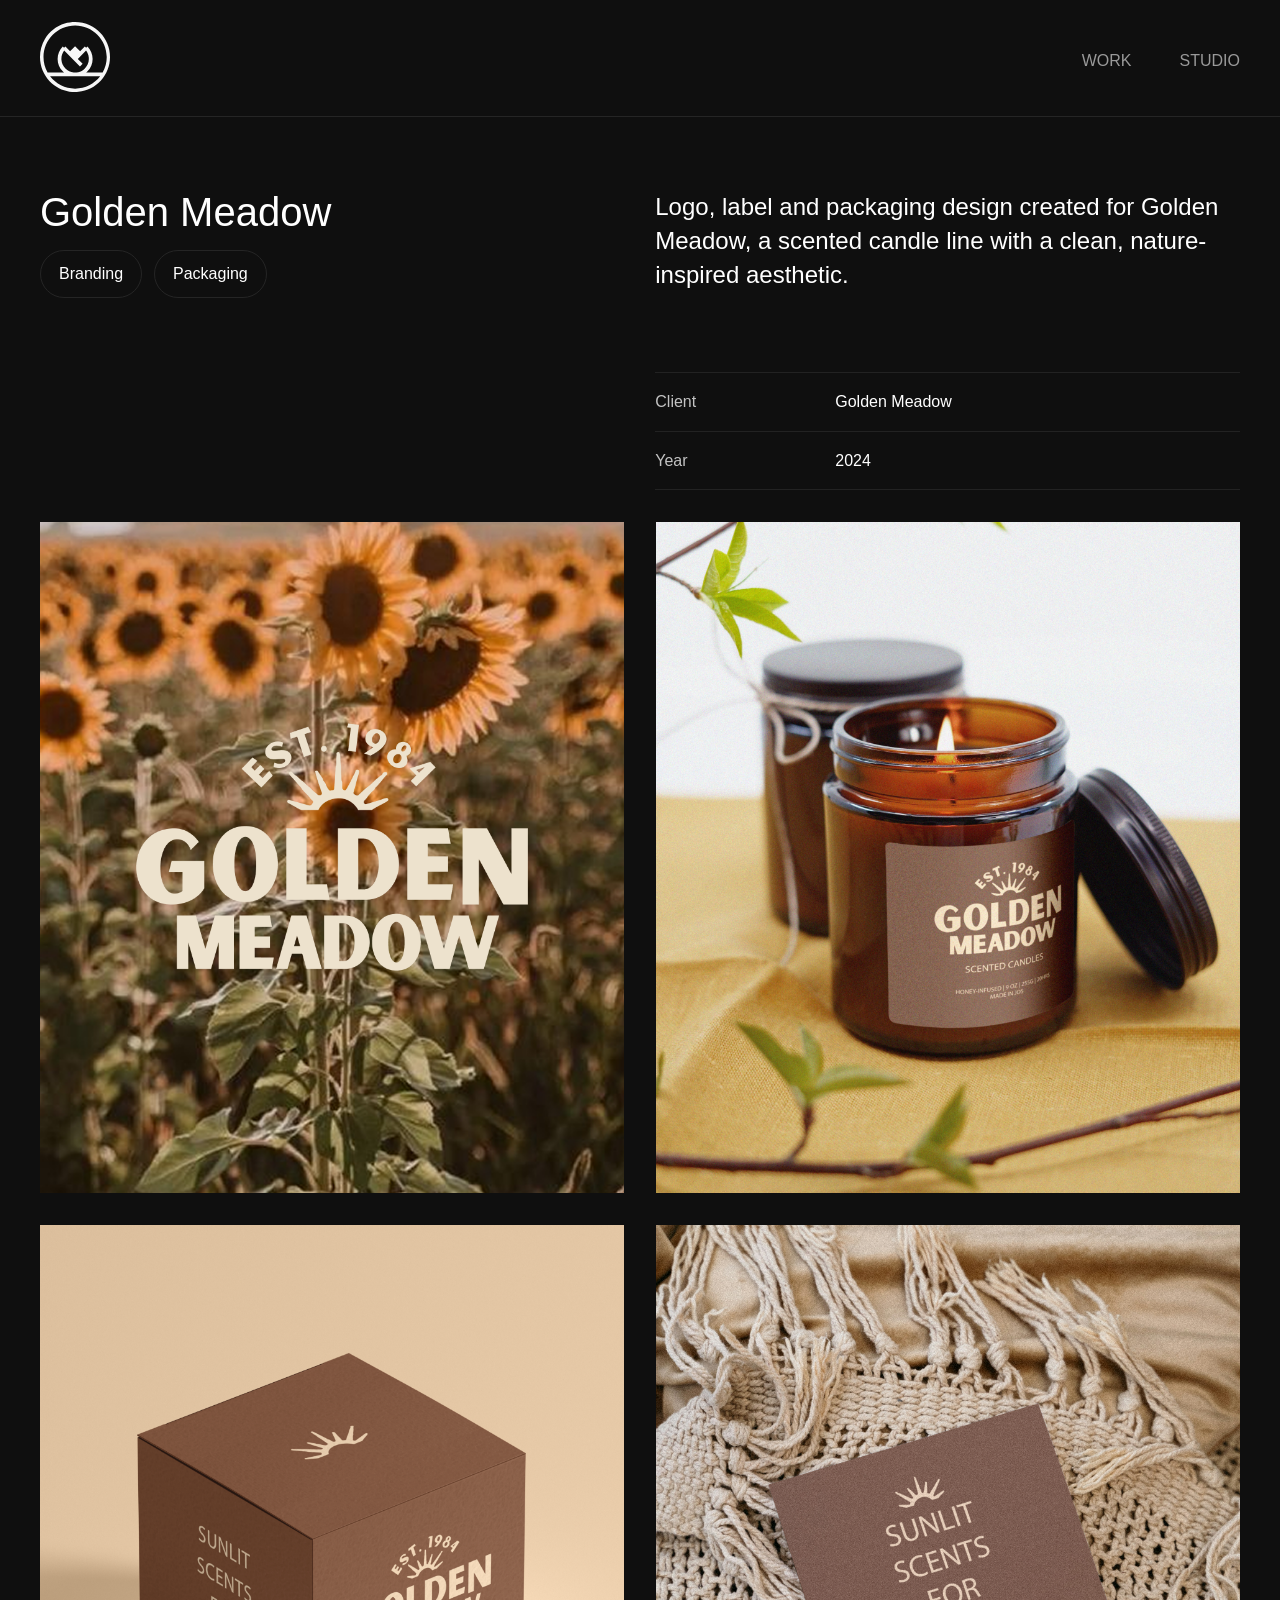
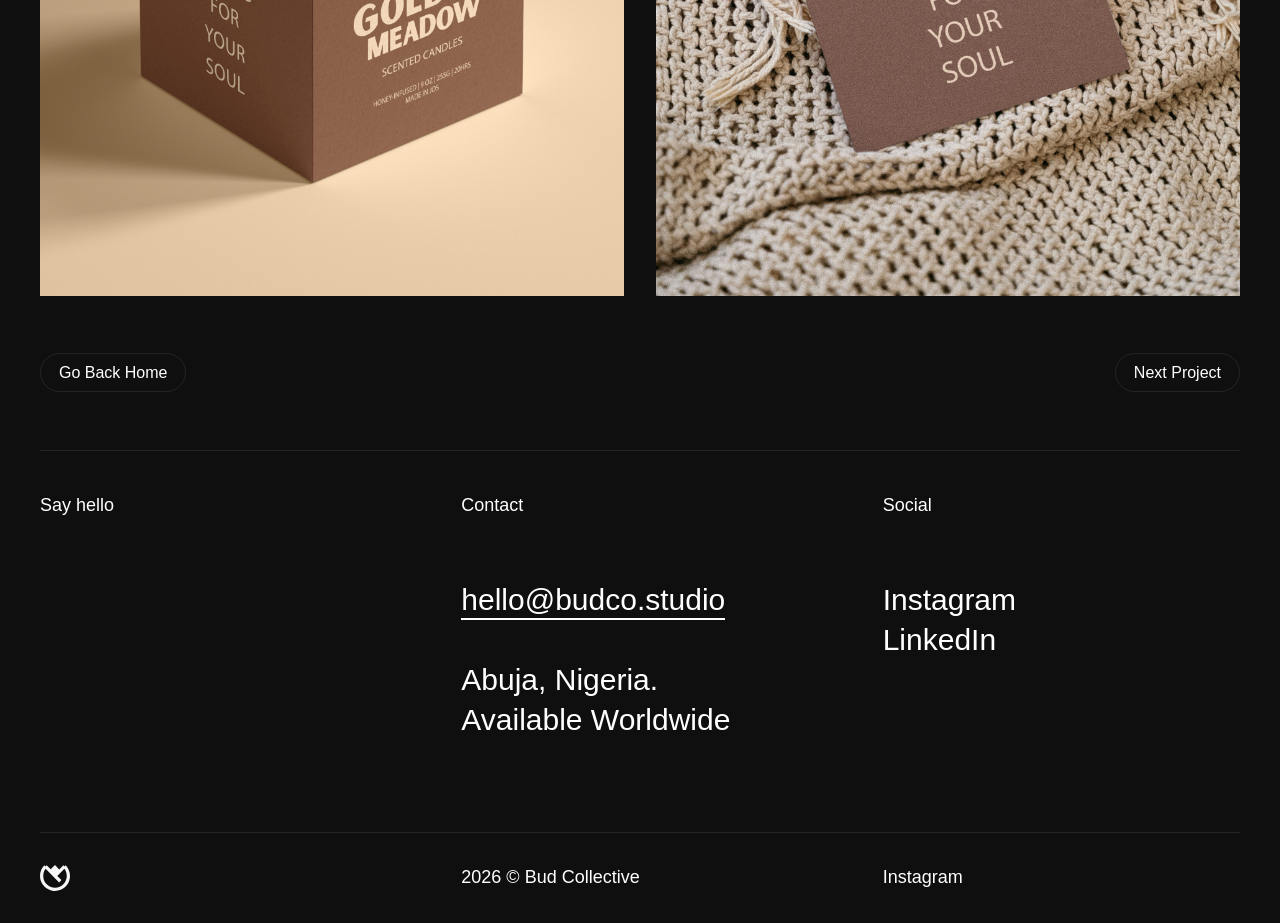
<file: goldenmeadow.html>
<!DOCTYPE html>
<html lang="en">
<head>
  <meta charset="UTF-8" />
  <meta name="viewport" content="width=device-width, initial-scale=1.0"/>
  <meta name="description" content="Golden Meadow – Bud Co.">
  <title>Golden Meadow – Bud Co.</title>
  <link rel="icon" href="budfavicon.png" type="image/png">
  <link rel="stylesheet" href="style.css" />
</head>
<body class="dark-mode">
<div class="cursor">
  <span class="cursor-text"></span>
</div>

  <header>
  <div class="header-container fade-up">
    <a href="https://www.budco.studio" class="logo">
        <img src="budlogo.svg">
    </a>

    <nav class="nav-menu">
      <ul>
      <li><a href="https://www.budco.studio">Work</a></li>
      <li><a href="https://www.budco.studio/studio.html">Studio</a></li>
      <li class="theme"><button id="theme-toggle"></button></li>
      </ul>
    </nav>
  </div>
</header>

<main class="container">

<section class="project-gallery animate-on-load">
  <section class="project-hero">
  <div class="project-grid">

    <!-- Left Column -->
    <div class="projectpageproject-meta">
      <h1>Golden Meadow</h1>

      <div class="project-tags">
        <span>Branding</span>
        <span>Packaging</span>
      </div>
    </div>

    <!-- Right Column -->
    <div class="project-content">

      <p class="project-description">
        Logo, label and packaging design created for Golden Meadow, a scented candle line with a clean, nature-inspired aesthetic. 
      </p>

      <div class="project-details">

        <div class="detail-row">
          <div class="label">Client</div>
          <div class="value">Golden Meadow</div>
        </div>

        <div class="detail-row">
          <div class="label">Year</div>
          <div class="value">2024</div>
        </div>

      </div>

    </div>

  </div>
</section>

        <!-- Double column -->
        <div class="gallery-row double fade-in">
          <img src="images/Golden Meadow/Golden-Meadow-Cover.png" alt="Golden meadow cover">
          <img src="images/Golden Meadow/Golden-Meadow-Candles.png" alt="Golden meadow candles">
        </div>
        
        <!-- Double column -->
        <div class="gallery-row double fade-in">
          <img src="images/Golden Meadow/Golden-Meadow-Box.png" alt="Golden meadow box">
          <img src="images/Golden Meadow/Golden-Meadow-Card.png" alt="Goldem meadow card">
        </div>

<div class="projectnav">
<div>
<a href="https://www.budco.studio" class="btn">Go Back Home</a>
</div>

<div>
<a href="https://www.budco.studio/salvo.html" class="btn">Next Project</a>
</div>
</div>
      </section>

<section class="divider"></section>

<section>
<div class="contact">
<div class="contact-left">
<p class="contactsubheading">Say hello</p>
</div>

<div class="contact-mid">
  <p class="contactsubheading">Contact</p>
<h2> <a href="mailto:hello@budco.studio" class="email">hello@budco.studio</a> <br><br>Abuja, Nigeria.<br>Available Worldwide</h2>
</div>

<div class="contact-right">
  <p class="contactsubheading">Social</p>
<h2>Instagram<br>LinkedIn</h2>
</div>
</div>

</section>

<section class="footer">
      <div class="footer-left">
      <a href="#" class="footerlogo">
        <img src="footerlogo.svg">
      </a>
      </div>

      <div class="footer-mid">
      <p class="links">2026 © Bud Collective</p>
      </div>

      <div class="footer-right">
      <p class="links">
        <a href="#">Instagram</a>
      </p>
      </div>
</section>

</main>
</body>

<script>
// Momentum scroll
/*
let currentScroll = window.scrollY;
let targetScroll = window.scrollY;
const ease = 0.05;

let isEnabled = false;
let wheelHandler = null;

function isDesktop() {
  return window.innerWidth > 1023;
}

function enableSmoothScroll() {
  if (isEnabled) return;

  isEnabled = true;

  wheelHandler = (e) => {
    e.preventDefault();

    targetScroll += e.deltaY;
    targetScroll = Math.max(
      0,
      Math.min(
        targetScroll,
        document.documentElement.scrollHeight - window.innerHeight
      )
    );
  };

  window.addEventListener("wheel", wheelHandler, { passive: false });

  function animate() {
    currentScroll += (targetScroll - currentScroll) * ease;
    window.scrollTo(0, currentScroll);
    requestAnimationFrame(animate);
  }

  animate();
}

function disableSmoothScroll() {
  if (!isEnabled) return;

  isEnabled = false;

  window.removeEventListener("wheel", wheelHandler);
  wheelHandler = null;

  window.scrollTo(0, window.scrollY);
}

function checkScrollMode() {
  if (isDesktop()) {
    enableSmoothScroll();
  } else {
    disableSmoothScroll();
  }
}

// init after load (important)
window.addEventListener("load", checkScrollMode);
window.addEventListener("resize", checkScrollMode);

*/

// Theme toggle
const toggleButton = document.getElementById('theme-toggle');
const body = document.body;

// Add img and span inside the button
toggleButton.innerHTML = `
  <img id="theme-icon" src="" alt="theme icon" />
  <span id="theme-label"></span>
`;

const icon = document.getElementById('theme-icon');
const label = document.getElementById('theme-label');

// Update button icon and label based on current theme
function updateButtonLabel() {
  if (body.classList.contains('dark-mode')) {
    icon.src = 'dark_mode.svg';
    label.textContent = '';
  } else {
    icon.src = 'light_mode.svg';
    label.textContent = '';
  }
}

// Manual toggle — user takes control
toggleButton.addEventListener('click', () => {
  body.classList.toggle('dark-mode');
  updateButtonLabel();
});

// Initialize on page load
updateButtonLabel();

// Custom cursor
const cursor = document.querySelector(".cursor");

let mouseX = 0;
let mouseY = 0;
let currentX = 0;
let currentY = 0;

let started = false;

document.addEventListener("mousemove", (e) => {
  mouseX = e.clientX;
  mouseY = e.clientY;

  if (!started) {
    // instantly sync position (no animation jump)
    currentX = mouseX;
    currentY = mouseY;

    cursor.style.left = currentX + "px";
    cursor.style.top = currentY + "px";
    cursor.style.opacity = "1";

    started = true;
    requestAnimationFrame(animateCursor);
  }
});

// smooth follow
function animateCursor() {
  currentX += (mouseX - currentX) * 0.3;
  currentY += (mouseY - currentY) * 0.3;

  cursor.style.left = currentX + "px";
  cursor.style.top = currentY + "px";

  requestAnimationFrame(animateCursor);
}
animateCursor();

const hoverTargets = document.querySelectorAll(".project");
const cursorText = document.querySelector(".cursor-text");

hoverTargets.forEach((el) => {
  el.addEventListener("mouseenter", () => {
    cursor.classList.add("active");

    cursor.style.transform = "translate(-50%, -50%) scale(2.5)";

    if (el.classList.contains("project")) {
      cursorText.textContent = "View";
    } else {
      cursorText.textContent = "";
    }

    cursorText.style.opacity = "1";
    cursorText.style.transform = "scale(1)";
  });

  el.addEventListener("mouseleave", () => {
    cursor.classList.remove("active");
    cursor.style.transform = "translate(-50%, -50%) scale(1)";

    cursorText.style.opacity = "0";
    cursorText.style.transform = "scale(0.8)";
  });
});

const linkHoverTargets = document.querySelectorAll("a, button");

linkHoverTargets.forEach((el) => {
  el.addEventListener("mouseenter", () => {
    cursor.classList.add("link-hover");
  });

  el.addEventListener("mouseleave", () => {
    cursor.classList.remove("link-hover");
  });
});

      // Local time
  function updateLocalTime() {
  const options = {
    hour: '2-digit',
    minute: '2-digit',
    hour12: true
  };

  const now = new Date().toLocaleTimeString('en-US', options);

  // Header pill
  const pill = document.getElementById('time-pill');
  if (pill) {
    pill.textContent = now;
  }

  
  // Body text (your original one)
  const local = document.getElementById('local-time');
  if (local) {
    local.textContent = `(${now} UTC+1)`;
  }
}

// Header magic
let lastScrollY = 0;
const header = document.querySelector("header");

function updateHeader() {
  if (currentScroll > lastScrollY && currentScroll > 100) {
    header.classList.add("hide");
  } else {
    header.classList.remove("hide");
  }

  lastScrollY = currentScroll;

  requestAnimationFrame(updateHeader);
}

updateHeader();

// Ticker
const ticker = document.getElementById('cert-ticker');
const items = ticker.querySelectorAll('.ticker-item');
const itemWidth = 350 + 16; // width + gap
const totalWidth = items.length / 2 * itemWidth; // only first set

ticker.style.animation = `scroll ${totalWidth / 50}s linear infinite`; // adjust speed

// Inject keyframes
const style = document.createElement('style');
style.innerHTML = `
@keyframes scroll {
  0% { transform: translateX(0); }
  100% { transform: translateX(-${totalWidth}px); }
}`;
document.head.appendChild(style);
  </script>

</body>
</html>
</file>
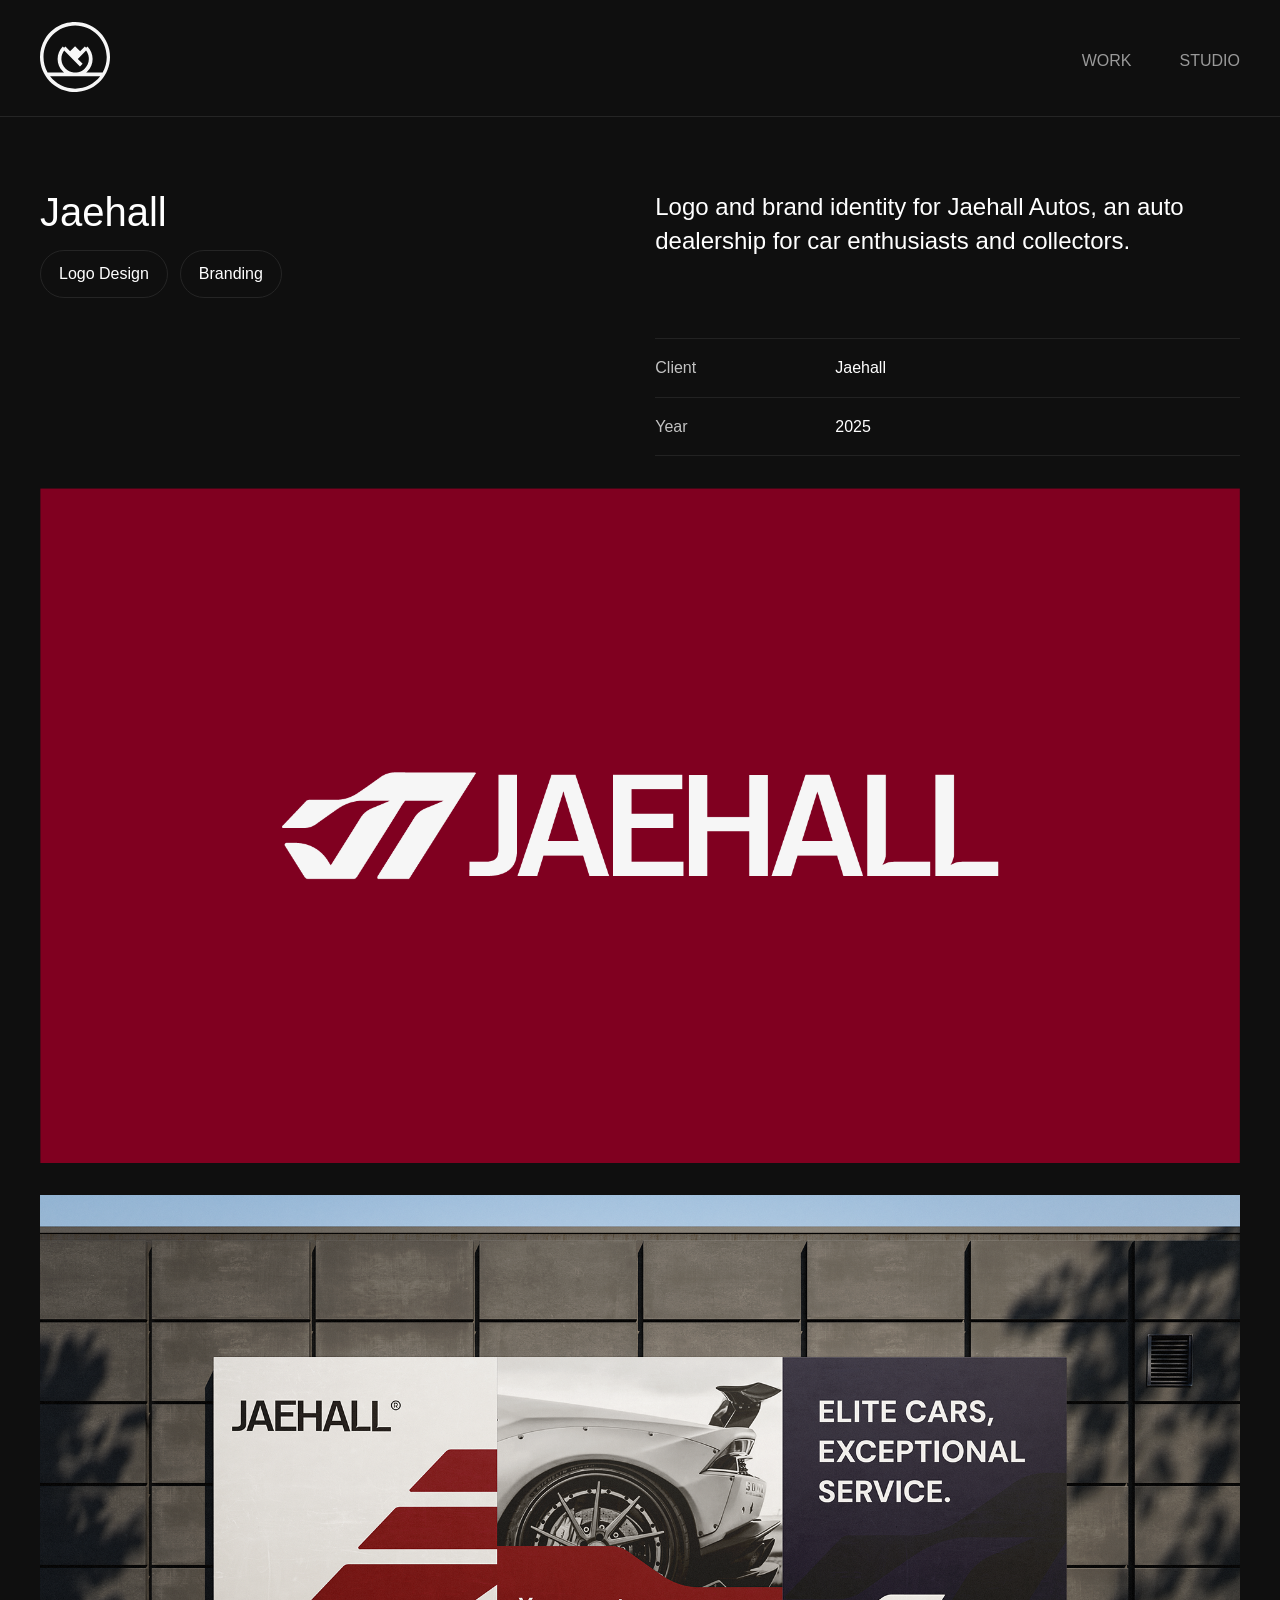
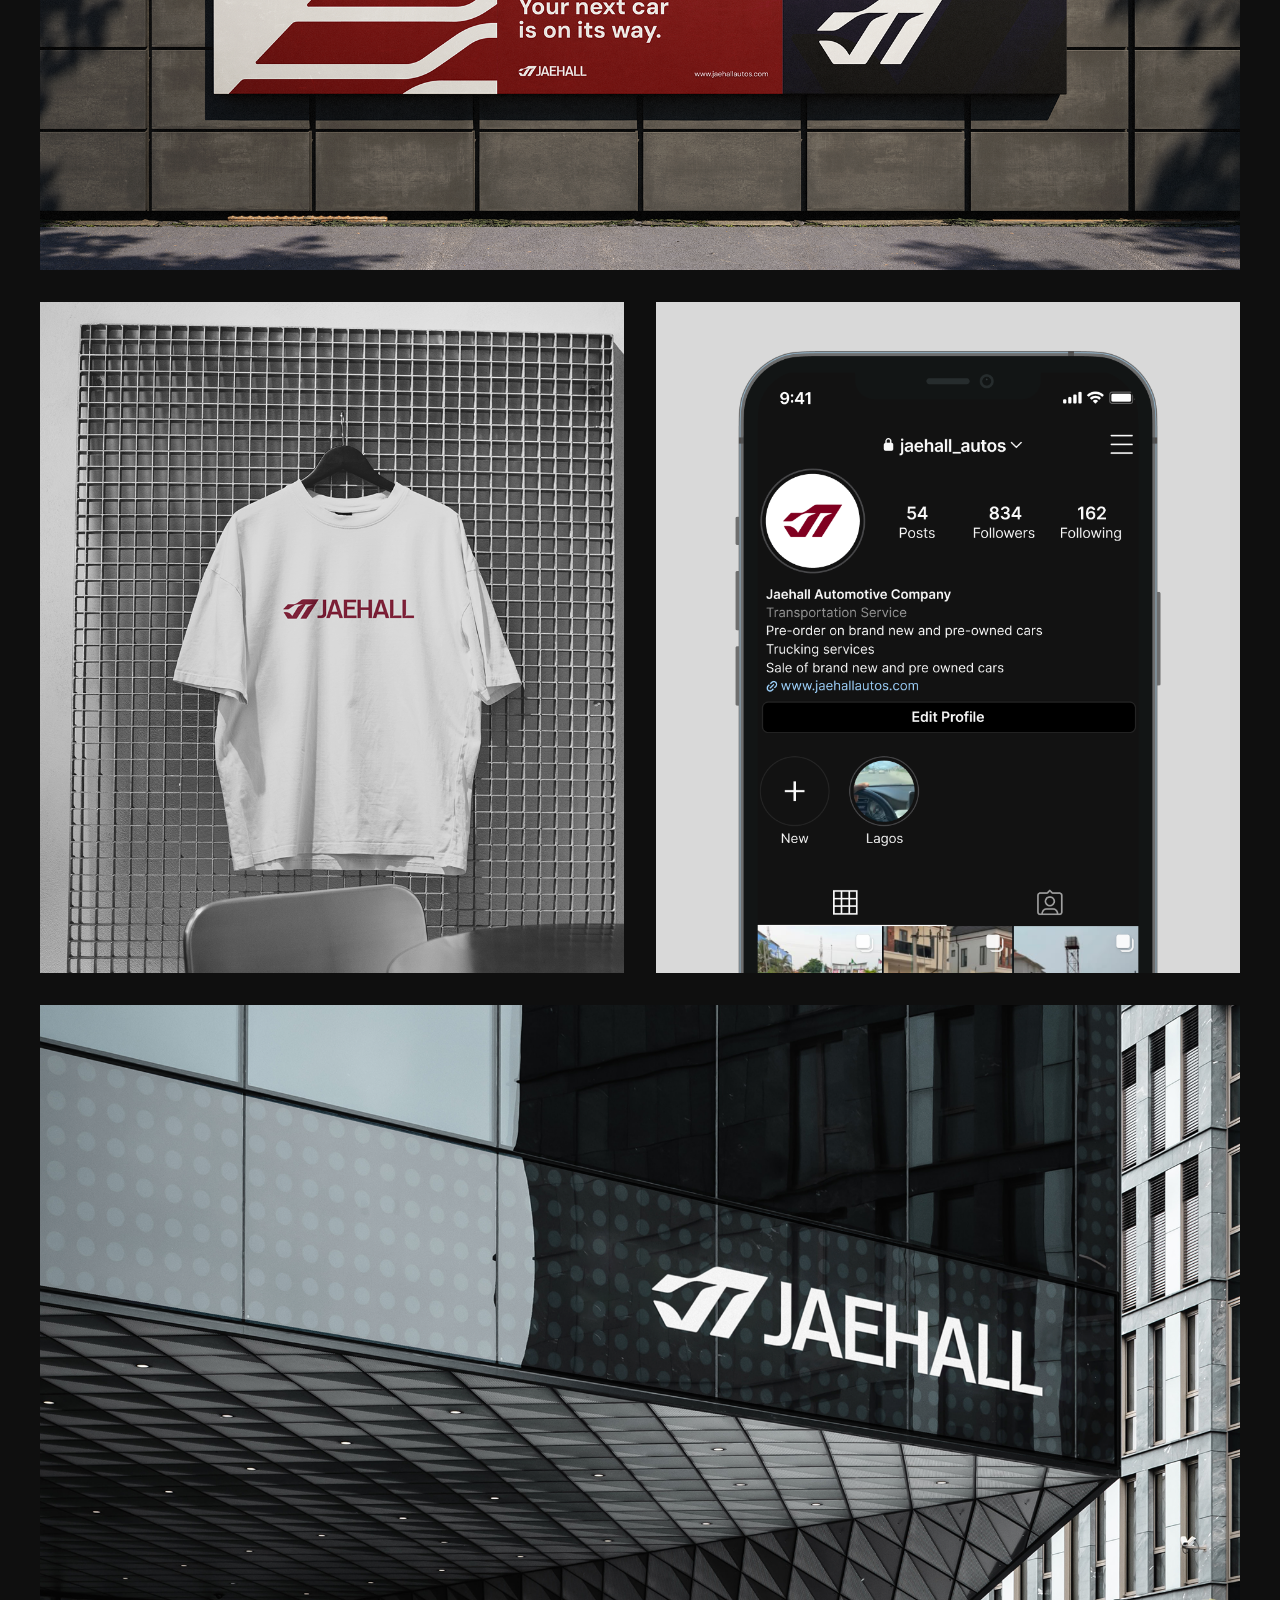
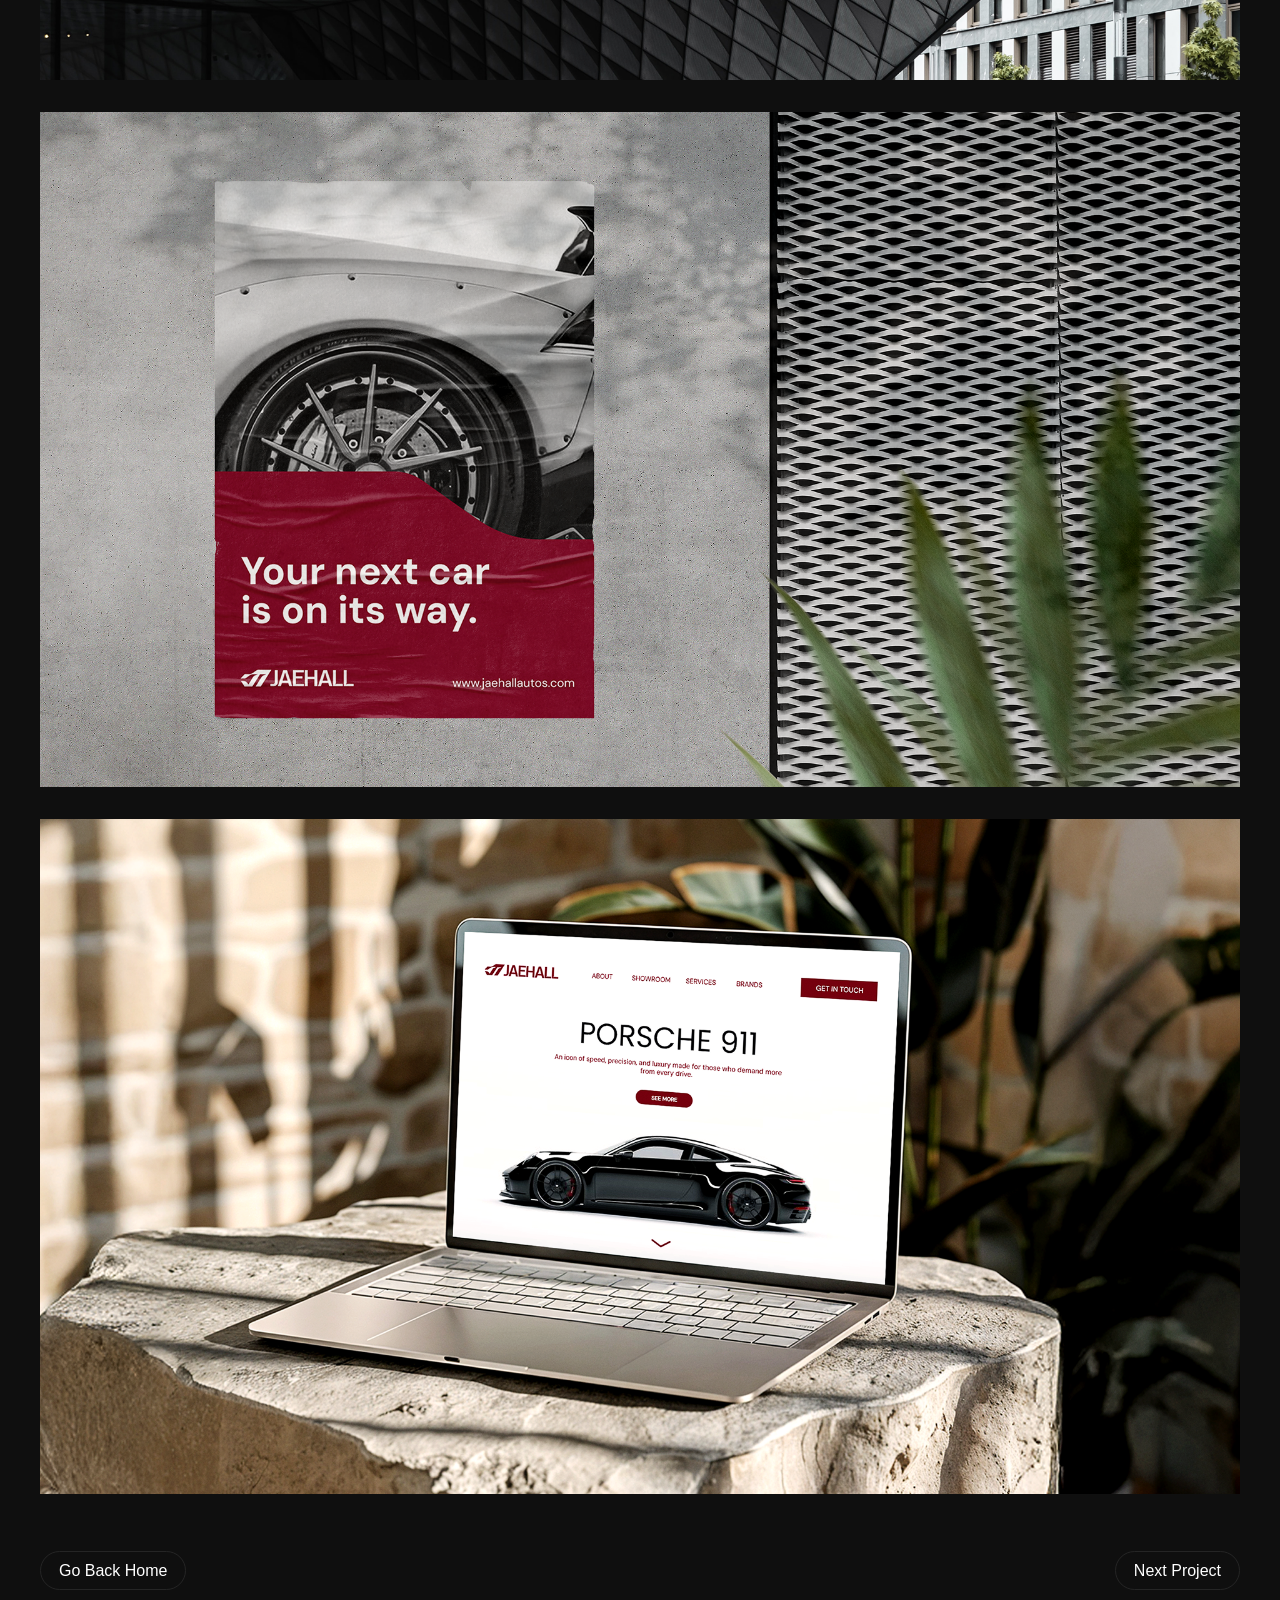
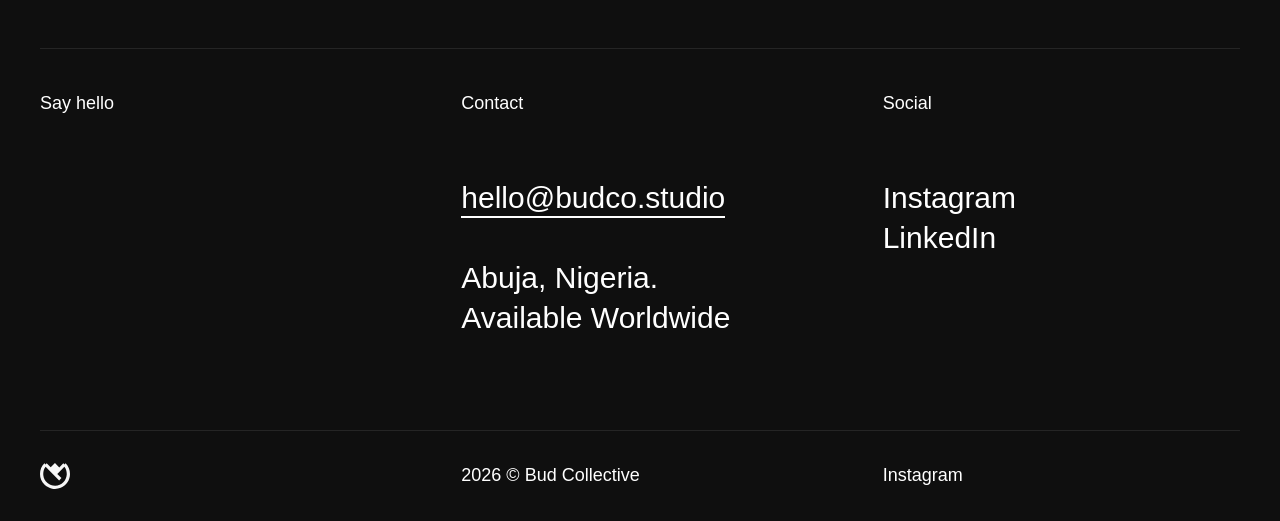
<file: jaehall.html>
<!DOCTYPE html>
<html lang="en">
<head>
  <meta charset="UTF-8" />
  <meta name="viewport" content="width=device-width, initial-scale=1.0"/>
  <meta name="description" content="Jaehall – Bud Co.">
  <title>Jaehall – Bud Co.</title>
  <link rel="icon" href="budfavicon.png" type="image/png">
  <link rel="stylesheet" href="style.css" />
</head>
<body class="dark-mode">
<div class="cursor">
  <span class="cursor-text"></span>
</div>

  <header>
  <div class="header-container fade-up">
    <a href="https://www.budco.studio" class="logo">
        <img src="budlogo.svg">
    </a>

    <nav class="nav-menu">
      <ul>
      <li><a href="https://www.budco.studio">Work</a></li>
      <li><a href="https://www.budco.studio/studio.html">Studio</a></li>
      <li class="theme"><button id="theme-toggle"></button></li>
      </ul>
    </nav>
  </div>
</header>

<main class="container">

<section class="project-gallery animate-on-load">
  <section class="project-hero">
  <div class="project-grid">

    <!-- Left Column -->
    <div class="projectpageproject-meta">
      <h1>Jaehall</h1>

      <div class="project-tags">
        <span>Logo Design</span>
        <span>Branding</span>
      </div>
    </div>

    <!-- Right Column -->
    <div class="project-content">

      <p class="project-description">
        Logo and brand identity for Jaehall Autos, an auto dealership for car enthusiasts and collectors. 
      </p>

      <div class="project-details">

        <div class="detail-row">
          <div class="label">Client</div>
          <div class="value">Jaehall</div>
        </div>

        <div class="detail-row">
          <div class="label">Year</div>
          <div class="value">2025</div>
        </div>

      </div>

    </div>

  </div>
</section>

<!-- Single column -->
      <div class="gallery-row single fade-in">
        <img src="images/Jaehall/jhlogobanner.png" alt="JH logo banner">
      </div>
      
      <!-- Single column -->
      <div class="gallery-row single fade-in">
        <img src="images/Jaehall/jhbill1.png" alt="JH bill">
      </div>

      <!-- Double column -->
      <div class="gallery-row double fade-in">
        <img src="images/Jaehall/jhshirt.png" alt="JH Shirt">
        <img src="images/Jaehall/jhsocial.png" alt="JH social">
      </div>

      <!-- Single column -->
      <div class="gallery-row single fade-in">
        <img src="images/Jaehall/jhbuilding.png" alt="JH building">
      </div>

      <!-- Single column -->
      <div class="gallery-row single fade-in">
        <img src="images/Jaehall/jhposter.png" alt="JH poster">
      </div>

      <!-- Single column -->
      <div class="gallery-row single fade-in">
        <img src="images/Jaehall/jhweb.png" alt="JH web">
      </div>

<div class="projectnav">
<div>
<a href="https://www.budco.studio" class="btn">Go Back Home</a>
</div>

<div>
<a href="https://www.budco.studio/goldenmeadow.html" class="btn">Next Project</a>
</div>
</div>
      </section>

<section class="divider"></section>

<section>
<div class="contact">
<div class="contact-left">
<p class="contactsubheading">Say hello</p>
</div>

<div class="contact-mid">
  <p class="contactsubheading">Contact</p>
<h2> <a href="mailto:hello@budco.studio" class="email">hello@budco.studio</a> <br><br>Abuja, Nigeria.<br>Available Worldwide</h2>
</div>

<div class="contact-right">
  <p class="contactsubheading">Social</p>
<h2>Instagram<br>LinkedIn</h2>
</div>
</div>

</section>

<section class="footer">
      <div class="footer-left">
      <a href="#" class="footerlogo">
        <img src="footerlogo.svg">
      </a>
      </div>

      <div class="footer-mid">
      <p class="links">2026 © Bud Collective</p>
      </div>

      <div class="footer-right">
      <p class="links">
        <a href="#">Instagram</a>
      </p>
      </div>
</section>

</main>
</body>

<script>
// Momentum scroll
/*
let currentScroll = window.scrollY;
let targetScroll = window.scrollY;
const ease = 0.05;

let isEnabled = false;
let wheelHandler = null;

function isDesktop() {
  return window.innerWidth > 1023;
}

function enableSmoothScroll() {
  if (isEnabled) return;

  isEnabled = true;

  wheelHandler = (e) => {
    e.preventDefault();

    targetScroll += e.deltaY;
    targetScroll = Math.max(
      0,
      Math.min(
        targetScroll,
        document.documentElement.scrollHeight - window.innerHeight
      )
    );
  };

  window.addEventListener("wheel", wheelHandler, { passive: false });

  function animate() {
    currentScroll += (targetScroll - currentScroll) * ease;
    window.scrollTo(0, currentScroll);
    requestAnimationFrame(animate);
  }

  animate();
}

function disableSmoothScroll() {
  if (!isEnabled) return;

  isEnabled = false;

  window.removeEventListener("wheel", wheelHandler);
  wheelHandler = null;

  window.scrollTo(0, window.scrollY);
}

function checkScrollMode() {
  if (isDesktop()) {
    enableSmoothScroll();
  } else {
    disableSmoothScroll();
  }
}

// init after load (important)
window.addEventListener("load", checkScrollMode);
window.addEventListener("resize", checkScrollMode);

*/

// Theme toggle
const toggleButton = document.getElementById('theme-toggle');
const body = document.body;

// Add img and span inside the button
toggleButton.innerHTML = `
  <img id="theme-icon" src="" alt="theme icon" />
  <span id="theme-label"></span>
`;

const icon = document.getElementById('theme-icon');
const label = document.getElementById('theme-label');

// Update button icon and label based on current theme
function updateButtonLabel() {
  if (body.classList.contains('dark-mode')) {
    icon.src = 'dark_mode.svg';
    label.textContent = '';
  } else {
    icon.src = 'light_mode.svg';
    label.textContent = '';
  }
}

// Manual toggle — user takes control
toggleButton.addEventListener('click', () => {
  body.classList.toggle('dark-mode');
  updateButtonLabel();
});

// Initialize on page load
updateButtonLabel();

// Custom cursor
const cursor = document.querySelector(".cursor");

let mouseX = 0;
let mouseY = 0;
let currentX = 0;
let currentY = 0;

let started = false;

document.addEventListener("mousemove", (e) => {
  mouseX = e.clientX;
  mouseY = e.clientY;

  if (!started) {
    // instantly sync position (no animation jump)
    currentX = mouseX;
    currentY = mouseY;

    cursor.style.left = currentX + "px";
    cursor.style.top = currentY + "px";
    cursor.style.opacity = "1";

    started = true;
    requestAnimationFrame(animateCursor);
  }
});

// smooth follow
function animateCursor() {
  currentX += (mouseX - currentX) * 0.3;
  currentY += (mouseY - currentY) * 0.3;

  cursor.style.left = currentX + "px";
  cursor.style.top = currentY + "px";

  requestAnimationFrame(animateCursor);
}
animateCursor();

const hoverTargets = document.querySelectorAll(".project");
const cursorText = document.querySelector(".cursor-text");

hoverTargets.forEach((el) => {
  el.addEventListener("mouseenter", () => {
    cursor.classList.add("active");

    cursor.style.transform = "translate(-50%, -50%) scale(2.5)";

    if (el.classList.contains("project")) {
      cursorText.textContent = "View";
    } else {
      cursorText.textContent = "";
    }

    cursorText.style.opacity = "1";
    cursorText.style.transform = "scale(1)";
  });

  el.addEventListener("mouseleave", () => {
    cursor.classList.remove("active");
    cursor.style.transform = "translate(-50%, -50%) scale(1)";

    cursorText.style.opacity = "0";
    cursorText.style.transform = "scale(0.8)";
  });
});

const linkHoverTargets = document.querySelectorAll("a, button");

linkHoverTargets.forEach((el) => {
  el.addEventListener("mouseenter", () => {
    cursor.classList.add("link-hover");
  });

  el.addEventListener("mouseleave", () => {
    cursor.classList.remove("link-hover");
  });
});

      // Local time
  function updateLocalTime() {
  const options = {
    hour: '2-digit',
    minute: '2-digit',
    hour12: true
  };

  const now = new Date().toLocaleTimeString('en-US', options);

  // Header pill
  const pill = document.getElementById('time-pill');
  if (pill) {
    pill.textContent = now;
  }

  
  // Body text (your original one)
  const local = document.getElementById('local-time');
  if (local) {
    local.textContent = `(${now} UTC+1)`;
  }
}

// Header magic
let lastScrollY = 0;
const header = document.querySelector("header");

function updateHeader() {
  if (currentScroll > lastScrollY && currentScroll > 100) {
    header.classList.add("hide");
  } else {
    header.classList.remove("hide");
  }

  lastScrollY = currentScroll;

  requestAnimationFrame(updateHeader);
}

updateHeader();

// Ticker
const ticker = document.getElementById('cert-ticker');
const items = ticker.querySelectorAll('.ticker-item');
const itemWidth = 350 + 16; // width + gap
const totalWidth = items.length / 2 * itemWidth; // only first set

ticker.style.animation = `scroll ${totalWidth / 50}s linear infinite`; // adjust speed

// Inject keyframes
const style = document.createElement('style');
style.innerHTML = `
@keyframes scroll {
  0% { transform: translateX(0); }
  100% { transform: translateX(-${totalWidth}px); }
}`;
document.head.appendChild(style);
  </script>

</body>
</html>
</file>
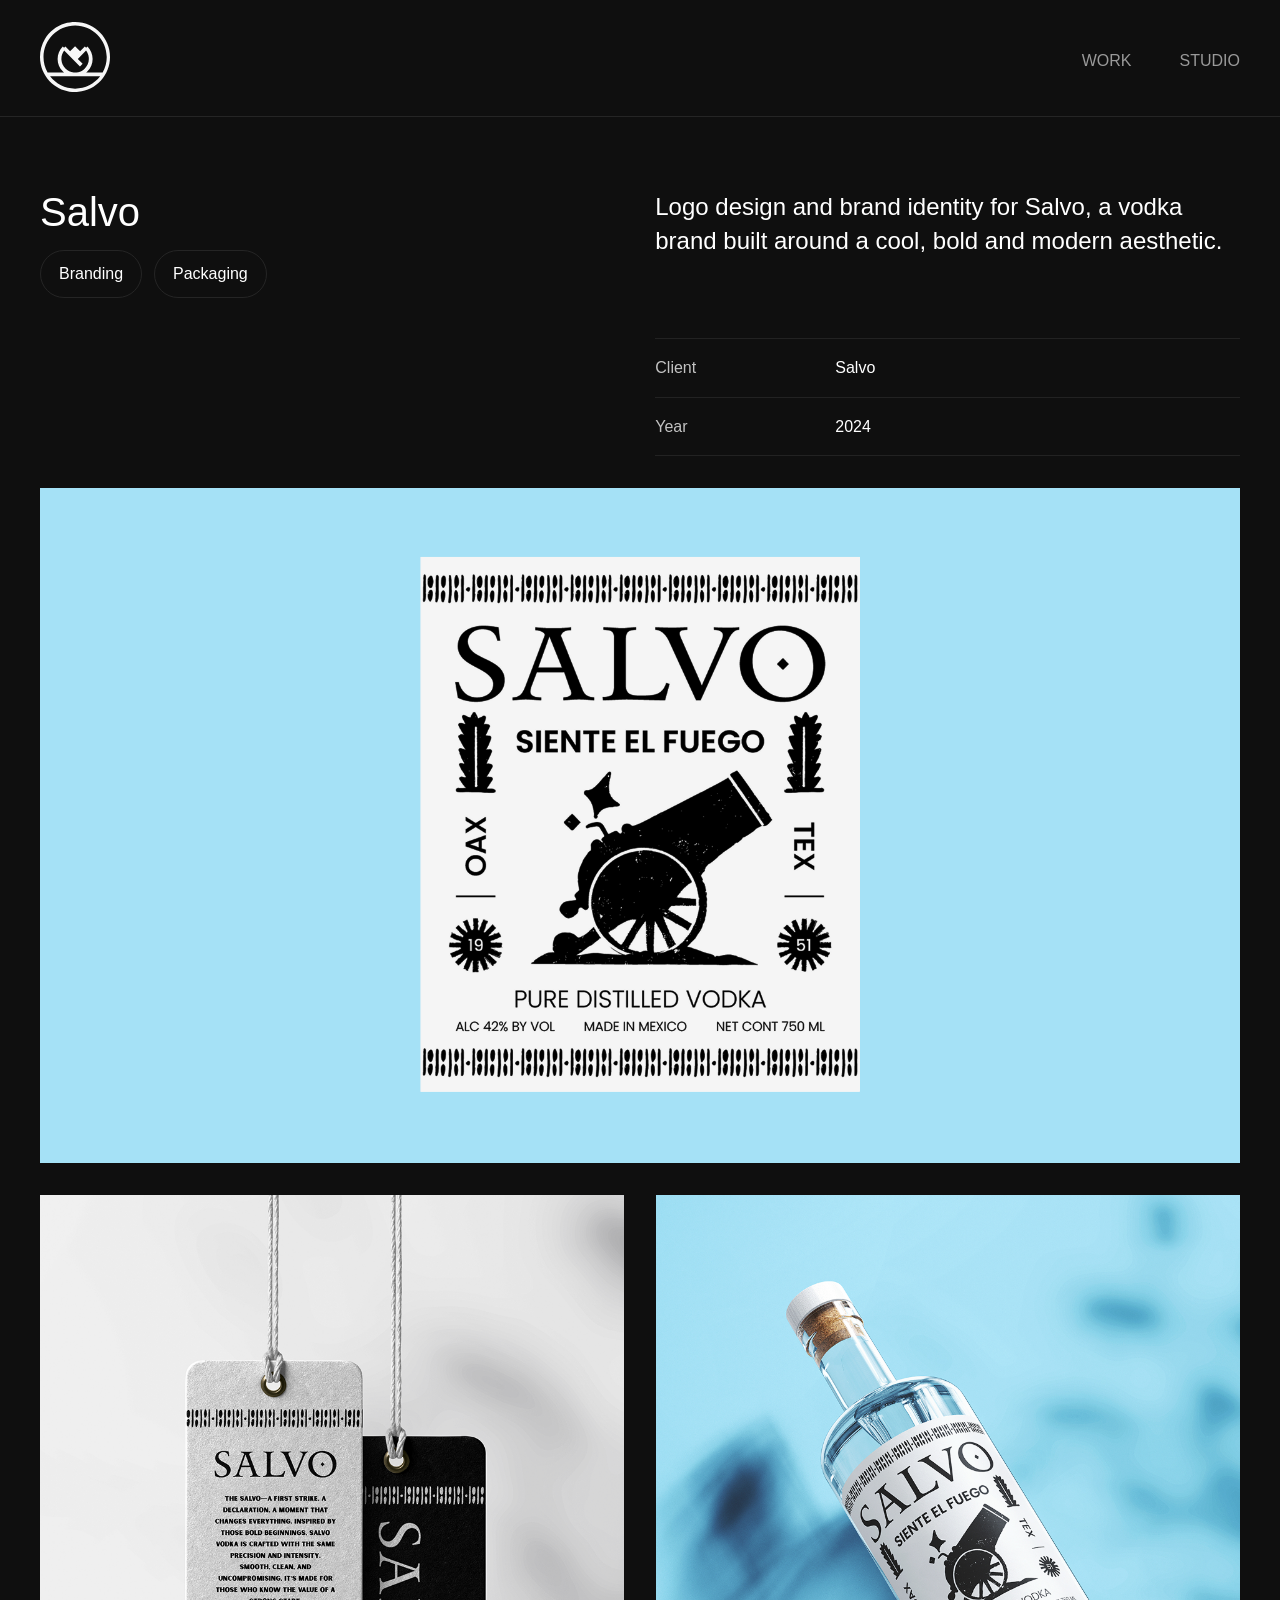
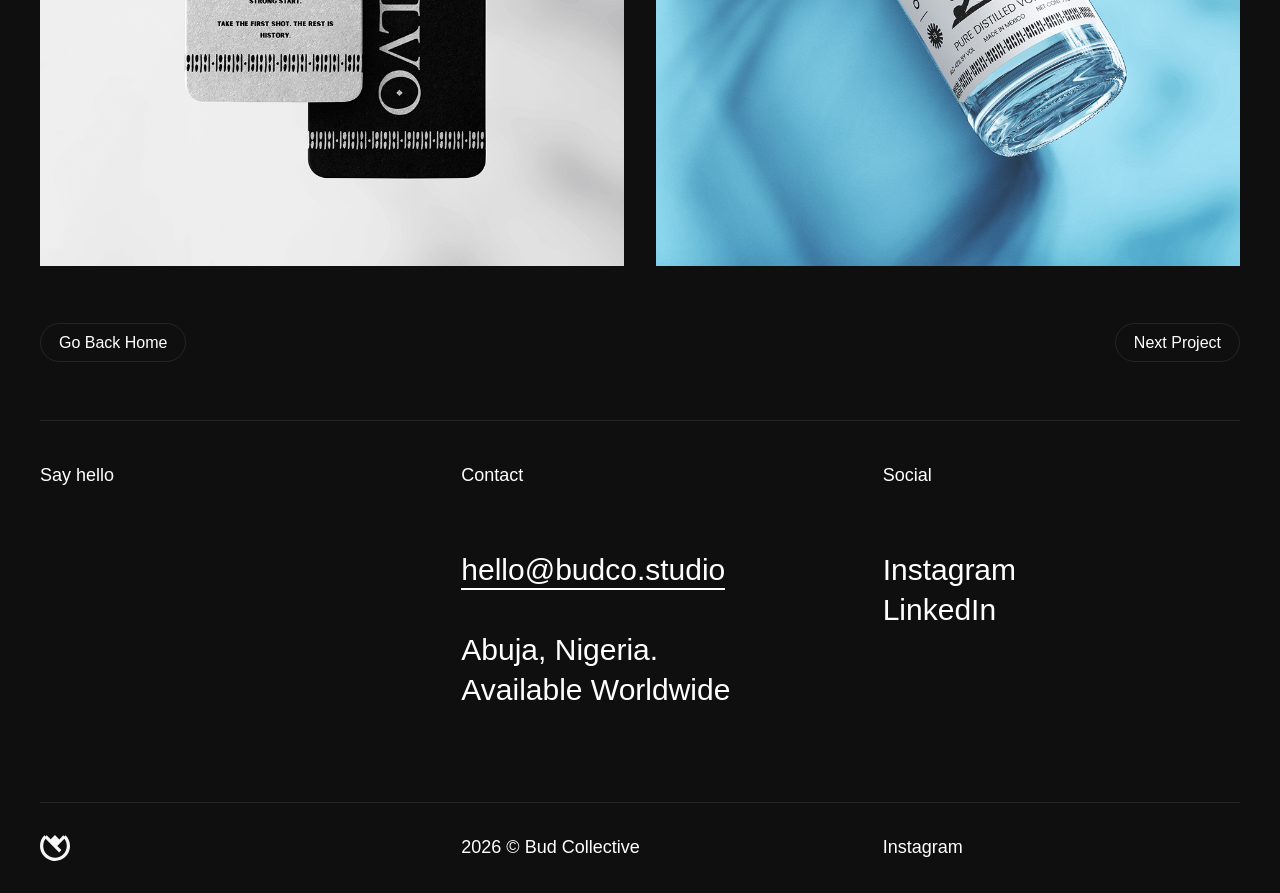
<file: salvo.html>
<!DOCTYPE html>
<html lang="en">
<head>
  <meta charset="UTF-8" />
  <meta name="viewport" content="width=device-width, initial-scale=1.0"/>
  <meta name="description" content="Salvo – Bud Co.">
  <title>Salvo – Bud Co.</title>
  <link rel="icon" href="budfavicon.png" type="image/png">
  <link rel="stylesheet" href="style.css" />
</head>
<body class="dark-mode">
<div class="cursor">
  <span class="cursor-text"></span>
</div>

  <header>
  <div class="header-container fade-up">
    <a href="https://www.budco.studio" class="logo">
        <img src="budlogo.svg">
    </a>

    <nav class="nav-menu">
      <ul>
      <li><a href="https://www.budco.studio">Work</a></li>
      <li><a href="https://www.budco.studio/studio.html">Studio</a></li>
      <li class="theme"><button id="theme-toggle"></button></li>
      </ul>
    </nav>
  </div>
</header>

<main class="container">

<section class="project-gallery animate-on-load">
  <section class="project-hero">
  <div class="project-grid">

    <!-- Left Column -->
    <div class="projectpageproject-meta">
      <h1>Salvo</h1>

      <div class="project-tags">
        <span>Branding</span>
        <span>Packaging</span>
      </div>
    </div>

    <!-- Right Column -->
    <div class="project-content">

      <p class="project-description">
        Logo design and brand identity for Salvo, a vodka brand built around a cool, bold and modern aesthetic. 
      </p>

      <div class="project-details">

        <div class="detail-row">
          <div class="label">Client</div>
          <div class="value">Salvo</div>
        </div>

        <div class="detail-row">
          <div class="label">Year</div>
          <div class="value">2024</div>
        </div>

      </div>

    </div>

  </div>
</section>

        <!-- Single column -->
        <div class="gallery-row single fade-in">
          <img src="images/Salvo/Label.png" alt="Salvo label">
        </div>

        <!-- Double column -->
        <div class="gallery-row double fade-in">
          <img src="images/Salvo/Tags.png" alt="Salvo Tags">
          <img src="images/Salvo/Salvo.png" alt="Salvo">
        </div>

<div class="projectnav">
<div>
<a href="https://www.budco.studio" class="btn">Go Back Home</a>
</div>

<div>
<a href="https://www.budco.studio/jaehall.html" class="btn">Next Project</a>
</div>
</div>
      </section>

<section class="divider"></section>

<section>
<div class="contact">
<div class="contact-left">
<p class="contactsubheading">Say hello</p>
</div>

<div class="contact-mid">
  <p class="contactsubheading">Contact</p>
<h2> <a href="mailto:hello@budco.studio" class="email">hello@budco.studio</a> <br><br>Abuja, Nigeria.<br>Available Worldwide</h2>
</div>

<div class="contact-right">
  <p class="contactsubheading">Social</p>
<h2>Instagram<br>LinkedIn</h2>
</div>
</div>

</section>

<section class="footer">
      <div class="footer-left">
      <a href="#" class="footerlogo">
        <img src="footerlogo.svg">
      </a>
      </div>

      <div class="footer-mid">
      <p class="links">2026 © Bud Collective</p>
      </div>

      <div class="footer-right">
      <p class="links">
        <a href="#">Instagram</a>
      </p>
      </div>
</section>

</main>
</body>

<script>
// Momentum scroll
/*
let currentScroll = window.scrollY;
let targetScroll = window.scrollY;
const ease = 0.05;

let isEnabled = false;
let wheelHandler = null;

function isDesktop() {
  return window.innerWidth > 1023;
}

function enableSmoothScroll() {
  if (isEnabled) return;

  isEnabled = true;

  wheelHandler = (e) => {
    e.preventDefault();

    targetScroll += e.deltaY;
    targetScroll = Math.max(
      0,
      Math.min(
        targetScroll,
        document.documentElement.scrollHeight - window.innerHeight
      )
    );
  };

  window.addEventListener("wheel", wheelHandler, { passive: false });

  function animate() {
    currentScroll += (targetScroll - currentScroll) * ease;
    window.scrollTo(0, currentScroll);
    requestAnimationFrame(animate);
  }

  animate();
}

function disableSmoothScroll() {
  if (!isEnabled) return;

  isEnabled = false;

  window.removeEventListener("wheel", wheelHandler);
  wheelHandler = null;

  window.scrollTo(0, window.scrollY);
}

function checkScrollMode() {
  if (isDesktop()) {
    enableSmoothScroll();
  } else {
    disableSmoothScroll();
  }
}

// init after load (important)
window.addEventListener("load", checkScrollMode);
window.addEventListener("resize", checkScrollMode);

*/

// Theme toggle
const toggleButton = document.getElementById('theme-toggle');
const body = document.body;

// Add img and span inside the button
toggleButton.innerHTML = `
  <img id="theme-icon" src="" alt="theme icon" />
  <span id="theme-label"></span>
`;

const icon = document.getElementById('theme-icon');
const label = document.getElementById('theme-label');

// Update button icon and label based on current theme
function updateButtonLabel() {
  if (body.classList.contains('dark-mode')) {
    icon.src = 'dark_mode.svg';
    label.textContent = '';
  } else {
    icon.src = 'light_mode.svg';
    label.textContent = '';
  }
}

// Manual toggle — user takes control
toggleButton.addEventListener('click', () => {
  body.classList.toggle('dark-mode');
  updateButtonLabel();
});

// Initialize on page load
updateButtonLabel();

// Custom cursor
const cursor = document.querySelector(".cursor");

let mouseX = 0;
let mouseY = 0;
let currentX = 0;
let currentY = 0;

let started = false;

document.addEventListener("mousemove", (e) => {
  mouseX = e.clientX;
  mouseY = e.clientY;

  if (!started) {
    // instantly sync position (no animation jump)
    currentX = mouseX;
    currentY = mouseY;

    cursor.style.left = currentX + "px";
    cursor.style.top = currentY + "px";
    cursor.style.opacity = "1";

    started = true;
    requestAnimationFrame(animateCursor);
  }
});

// smooth follow
function animateCursor() {
  currentX += (mouseX - currentX) * 0.3;
  currentY += (mouseY - currentY) * 0.3;

  cursor.style.left = currentX + "px";
  cursor.style.top = currentY + "px";

  requestAnimationFrame(animateCursor);
}
animateCursor();

const hoverTargets = document.querySelectorAll(".project");
const cursorText = document.querySelector(".cursor-text");

hoverTargets.forEach((el) => {
  el.addEventListener("mouseenter", () => {
    cursor.classList.add("active");

    cursor.style.transform = "translate(-50%, -50%) scale(2.5)";

    if (el.classList.contains("project")) {
      cursorText.textContent = "View";
    } else {
      cursorText.textContent = "";
    }

    cursorText.style.opacity = "1";
    cursorText.style.transform = "scale(1)";
  });

  el.addEventListener("mouseleave", () => {
    cursor.classList.remove("active");
    cursor.style.transform = "translate(-50%, -50%) scale(1)";

    cursorText.style.opacity = "0";
    cursorText.style.transform = "scale(0.8)";
  });
});

const linkHoverTargets = document.querySelectorAll("a, button");

linkHoverTargets.forEach((el) => {
  el.addEventListener("mouseenter", () => {
    cursor.classList.add("link-hover");
  });

  el.addEventListener("mouseleave", () => {
    cursor.classList.remove("link-hover");
  });
});

      // Local time
  function updateLocalTime() {
  const options = {
    hour: '2-digit',
    minute: '2-digit',
    hour12: true
  };

  const now = new Date().toLocaleTimeString('en-US', options);

  // Header pill
  const pill = document.getElementById('time-pill');
  if (pill) {
    pill.textContent = now;
  }

  
  // Body text (your original one)
  const local = document.getElementById('local-time');
  if (local) {
    local.textContent = `(${now} UTC+1)`;
  }
}

// Header magic
let lastScrollY = 0;
const header = document.querySelector("header");

function updateHeader() {
  if (currentScroll > lastScrollY && currentScroll > 100) {
    header.classList.add("hide");
  } else {
    header.classList.remove("hide");
  }

  lastScrollY = currentScroll;

  requestAnimationFrame(updateHeader);
}

updateHeader();

// Ticker
const ticker = document.getElementById('cert-ticker');
const items = ticker.querySelectorAll('.ticker-item');
const itemWidth = 350 + 16; // width + gap
const totalWidth = items.length / 2 * itemWidth; // only first set

ticker.style.animation = `scroll ${totalWidth / 50}s linear infinite`; // adjust speed

// Inject keyframes
const style = document.createElement('style');
style.innerHTML = `
@keyframes scroll {
  0% { transform: translateX(0); }
  100% { transform: translateX(-${totalWidth}px); }
}`;
document.head.appendChild(style);
  </script>

</body>
</html>
</file>
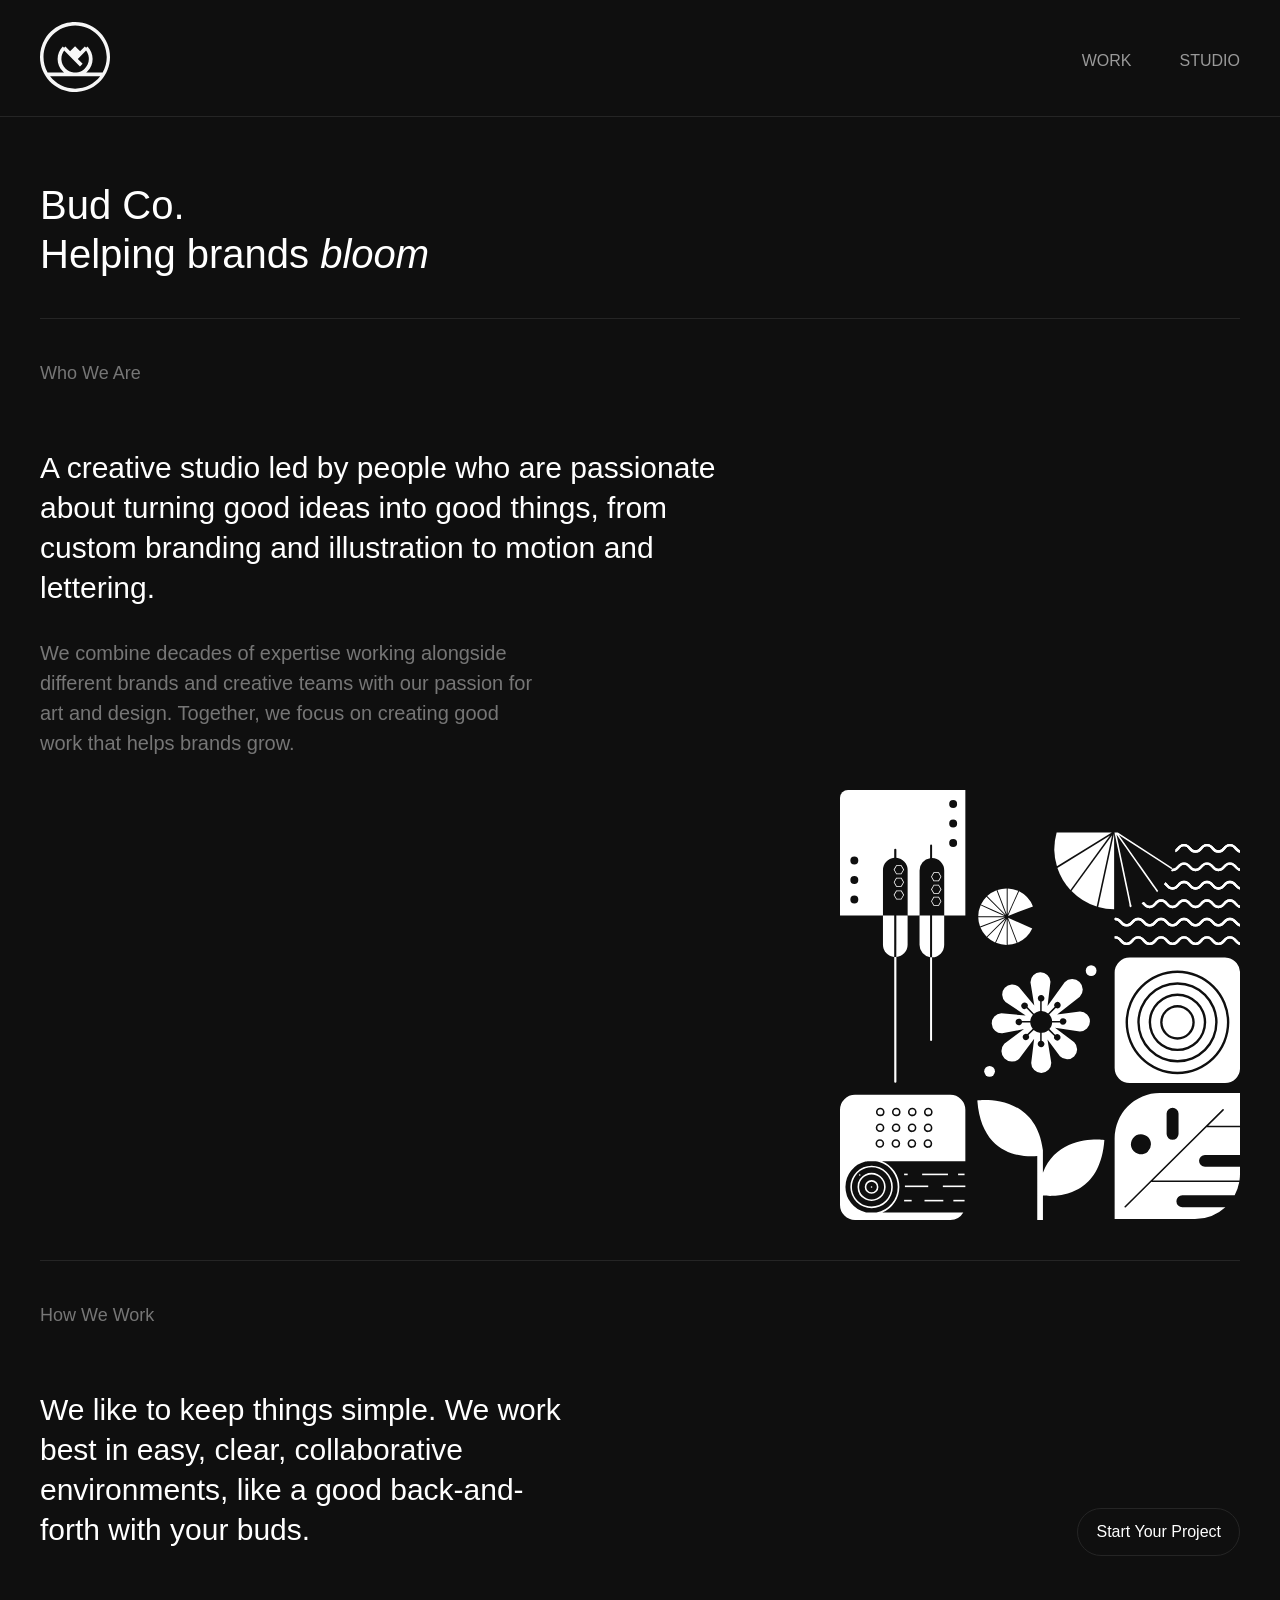
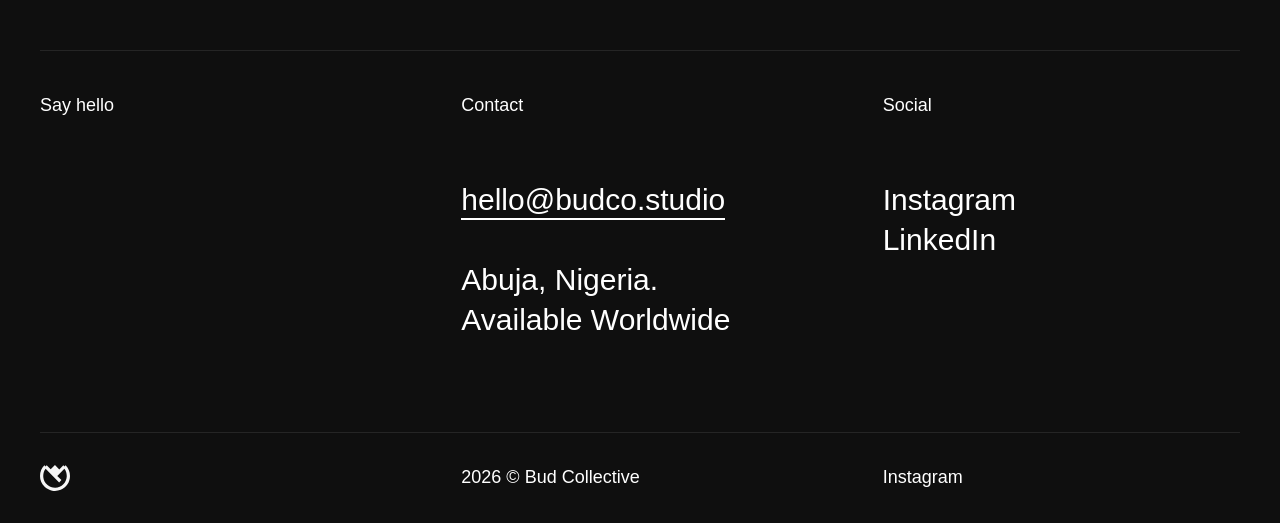
<file: studio.html>
<!DOCTYPE html>
<html lang="en">
<head>
  <meta charset="UTF-8" />
  <meta name="viewport" content="width=device-width, initial-scale=1.0"/>
  <meta name="description" content="Studio – Bud Co.">
  <title>Studio – Bud Co.</title>
  <link rel="icon" href="budfavicon.png" type="image/png">
  <link rel="stylesheet" href="style.css" />
</head>
<body class="dark-mode">
<div class="cursor">
  <span class="cursor-text"></span>
</div>

  <header>
  <div class="header-container fade-up">
    <a href="https://www.budco.studio" class="logo">
        <img src="budlogo.svg">
    </a>

    <nav class="nav-menu">
      <ul>
      <li><a href="https://www.budco.studio">Work</a></li>
      <li><a href="https://www.budco.studio/studio.html">Studio</a></li>
      <li class="theme"><button id="theme-toggle"></button></li>
      </ul>
    </nav>
  </div>
</header>

  <main class="container">
    <section class="hero">

<div class="hero-left">
<h1>
  <span class="aline">Bud Co.</span>
  <div class="rotatorcontainer">
  <h1 class="rotating-text">
    Helping brands <span class="nowrap">
      <span class="window">
        <div class="window-inner">
          <span><i>bloom</i><br /></span>
          <span><i>grow</i><br /></span>
          <span><i>thrive</i><br /></span>
          <span><i>blossom</i><br /></span>
          <span><i>take root</i><br /></span>
          <span><i>bloom</i><br /></span>
        </div>
      </span>
    </span>
  </h1>
</div>
</h1>
</div>

<div class="hero-right">
  <!--<p>
    Our Work
    <span class="about-arrow">
      <img src="arrow.svg" alt="">
    </span>
  </p>-->
</div>

</section>

<section class="divider"></section>

<section class="whoweare">
<div class="whowearehero">
<div class="whoweare-left">
<p class="subheading">Who We Are</p>
<h2>A creative studio led by people who are passionate about turning good ideas into good things, from custom branding and illustration to motion and lettering.</h2>
<p class="whoweare-description">We combine decades of expertise working alongside different brands and creative teams with our passion for art and design. Together, we focus on creating good work that helps brands grow.

</p>
</div>

<div class="whoweare-right">
</div>

</div>
<div class="whowearehero">
<div class="whoweare-left">
</div>

<div class="whoweare-right">
<img src="budabout.svg" alt="budco illustration">
</div>
</div>

<section class="divider"></section>

<section>
<div class="serviceshero">
<div class="services-left">
<p class="subheading">How We Work</p>
<h2>We like to keep things simple. We work best in easy, clear, collaborative environments, like a good back-and-forth with your buds.
</h2>
</div>

<div class="services-right">
<a href="#" class="btn">Start Your Project</a>
</div>
</div>

</section>

<section class="divider"></section>

<section>
<div class="contact">
<div class="contact-left">
<p class="contactsubheading">Say hello</p>
</div>

<div class="contact-mid">
  <p class="contactsubheading">Contact</p>
<h2> <a href="mailto:hello@budco.studio" class="email">hello@budco.studio</a> <br><br>Abuja, Nigeria.<br>Available Worldwide</h2>
</div>

<div class="contact-right">
  <p class="contactsubheading">Social</p>
<h2>Instagram<br>LinkedIn</h2>
</div>
</div>

</section>

<section class="footer">
      <div class="footer-left">
      <a href="#" class="footerlogo">
        <img src="footerlogo.svg">
      </a>
      </div>

      <div class="footer-mid">
      <p class="links">2026 © Bud Collective</p>
      </div>

      <div class="footer-right">
      <p class="links">
        <a href="#">Instagram</a>
      </p>
      </div>
</section>

</main>
</body>

<script>
// Momentum scroll
/*
let currentScroll = window.scrollY;
let targetScroll = window.scrollY;
const ease = 0.05;

let isEnabled = false;
let wheelHandler = null;

function isDesktop() {
  return window.innerWidth > 1023;
}

function enableSmoothScroll() {
  if (isEnabled) return;

  isEnabled = true;

  wheelHandler = (e) => {
    e.preventDefault();

    targetScroll += e.deltaY;
    targetScroll = Math.max(
      0,
      Math.min(
        targetScroll,
        document.documentElement.scrollHeight - window.innerHeight
      )
    );
  };

  window.addEventListener("wheel", wheelHandler, { passive: false });

  function animate() {
    currentScroll += (targetScroll - currentScroll) * ease;
    window.scrollTo(0, currentScroll);
    requestAnimationFrame(animate);
  }

  animate();
}

function disableSmoothScroll() {
  if (!isEnabled) return;

  isEnabled = false;

  window.removeEventListener("wheel", wheelHandler);
  wheelHandler = null;

  window.scrollTo(0, window.scrollY);
}

function checkScrollMode() {
  if (isDesktop()) {
    enableSmoothScroll();
  } else {
    disableSmoothScroll();
  }
}

// init after load (important)
window.addEventListener("load", checkScrollMode);
window.addEventListener("resize", checkScrollMode);

*/

// Theme toggle
const toggleButton = document.getElementById('theme-toggle');
const body = document.body;

// Add img and span inside the button
toggleButton.innerHTML = `
  <img id="theme-icon" src="" alt="theme icon" />
  <span id="theme-label"></span>
`;

const icon = document.getElementById('theme-icon');
const label = document.getElementById('theme-label');

// Update button icon and label based on current theme
function updateButtonLabel() {
  if (body.classList.contains('dark-mode')) {
    icon.src = 'dark_mode.svg';
    label.textContent = '';
  } else {
    icon.src = 'light_mode.svg';
    label.textContent = '';
  }
}

// Manual toggle — user takes control
toggleButton.addEventListener('click', () => {
  body.classList.toggle('dark-mode');
  updateButtonLabel();
});

// Initialize on page load
updateButtonLabel();

// Custom cursor
const cursor = document.querySelector(".cursor");

let mouseX = 0;
let mouseY = 0;
let currentX = 0;
let currentY = 0;

let started = false;

document.addEventListener("mousemove", (e) => {
  mouseX = e.clientX;
  mouseY = e.clientY;

  if (!started) {
    // instantly sync position (no animation jump)
    currentX = mouseX;
    currentY = mouseY;

    cursor.style.left = currentX + "px";
    cursor.style.top = currentY + "px";
    cursor.style.opacity = "1";

    started = true;
    requestAnimationFrame(animateCursor);
  }
});

// smooth follow
function animateCursor() {
  currentX += (mouseX - currentX) * 0.3;
  currentY += (mouseY - currentY) * 0.3;

  cursor.style.left = currentX + "px";
  cursor.style.top = currentY + "px";

  requestAnimationFrame(animateCursor);
}
animateCursor();

const hoverTargets = document.querySelectorAll(".project");
const cursorText = document.querySelector(".cursor-text");

hoverTargets.forEach((el) => {
  el.addEventListener("mouseenter", () => {
    cursor.classList.add("active");

    cursor.style.transform = "translate(-50%, -50%) scale(2.5)";

    if (el.classList.contains("project")) {
      cursorText.textContent = "View";
    } else {
      cursorText.textContent = "";
    }

    cursorText.style.opacity = "1";
    cursorText.style.transform = "scale(1)";
  });

  el.addEventListener("mouseleave", () => {
    cursor.classList.remove("active");
    cursor.style.transform = "translate(-50%, -50%) scale(1)";

    cursorText.style.opacity = "0";
    cursorText.style.transform = "scale(0.8)";
  });
});

const linkHoverTargets = document.querySelectorAll("a, button");

linkHoverTargets.forEach((el) => {
  el.addEventListener("mouseenter", () => {
    cursor.classList.add("link-hover");
  });

  el.addEventListener("mouseleave", () => {
    cursor.classList.remove("link-hover");
  });
});

      // Local time
  function updateLocalTime() {
  const options = {
    hour: '2-digit',
    minute: '2-digit',
    hour12: true
  };

  const now = new Date().toLocaleTimeString('en-US', options);

  // Header pill
  const pill = document.getElementById('time-pill');
  if (pill) {
    pill.textContent = now;
  }

  
  // Body text (your original one)
  const local = document.getElementById('local-time');
  if (local) {
    local.textContent = `(${now} UTC+1)`;
  }
}

// Header magic
let lastScrollY = 0;
const header = document.querySelector("header");

function updateHeader() {
  if (currentScroll > lastScrollY && currentScroll > 100) {
    header.classList.add("hide");
  } else {
    header.classList.remove("hide");
  }

  lastScrollY = currentScroll;

  requestAnimationFrame(updateHeader);
}

updateHeader();

// Ticker
const ticker = document.getElementById('cert-ticker');
const items = ticker.querySelectorAll('.ticker-item');
const itemWidth = 350 + 16; // width + gap
const totalWidth = items.length / 2 * itemWidth; // only first set

ticker.style.animation = `scroll ${totalWidth / 50}s linear infinite`; // adjust speed

// Inject keyframes
const style = document.createElement('style');
style.innerHTML = `
@keyframes scroll {
  0% { transform: translateX(0); }
  100% { transform: translateX(-${totalWidth}px); }
}`;
document.head.appendChild(style);
  </script>

</body>
</html>
</file>
<file: style.css>
/* Reset */
* {
  margin: 0;
  padding: 0;
  box-sizing: border-box;
}

html {
  scroll-behavior: auto !important;
}

/* Theme variables */
body {
  --bg: #fff;
  --cursorbg: #000;
  --text-primary: #111;
  --text-secondary: #777;
  --link: #111;
  --border: #ccc;
  --borderticker: #e3e3e3;
  --backgroundticker: #f6f6f6;
  --headerbg: #dedede;

  font-family: "Inter", sans-serif;
  background: var(--bg);
  color: var(--text-primary);
  line-height: 1.6;
  transition: background 0.3s, color 0.3s;

  margin-top: 180px;
  padding: 0 2.5rem;
  max-width: 1440px;
  margin-left: auto;
  margin-right: auto;
}

/* Dark mode overrides */
body.dark-mode {
  --bg: #0f0f0f;
  --cursorbg: #fff;
  --text-primary: #fff;
  --text-secondary: #767676;
  --link: #fff;
  --border: #252525;
  --borderticker: #303030;
  --backgroundticker: #202020;
  --headerbg: #000000;
}

@media (max-width: 767px) {
  body {
    margin-top: 150px;
  }
}

/* Header */
header {
  background-color: var(--bg);
  padding-top: 1.4rem;
  padding-bottom: 1rem;
  border-bottom: 1px solid var(--border);
  position: fixed;
  top: 0;
  left: 0;
  width: 100%;
  z-index: 1000;

  transition: transform 0.3s ease;
}

.header-container {
  display: flex;
  justify-content: space-between;
  align-items: center;
  max-width: 1440px;
  margin: 0 auto;
  padding-left: 2.5rem;
  padding-right: 2.5rem;
}

/* Hidden state (scrolling down) */
header.hide {
  transform: translateY(-100%);
}

/* Logo */
.logo img{
  min-width: 70px;
  max-width: 70px;
}

.header-container {
  display: flex;
  justify-content: space-between;
  align-items: center;
  max-width: 1440px;
  margin: 0 auto;
  padding-left: 2.5rem;
  padding-right: 2.5rem;
}

/* Container for the logo reveal */
.logo {
  position: relative;
  display: inline-block;
  overflow: hidden; /* hide the "cover rectangle" */
}

/* Responsive Header */
@media (max-width: 1023px) {
.logo img{
  min-width: 50px;
  max-width: 50px;
}

.header-container {
  padding-left: 1.5rem;
  padding-right: 1.5rem;
}
}

@media (max-width: 767px) {
header {
  padding-top: 1rem;
  padding-bottom: 0.6rem;
}
}

/* Desktop nav */
.nav-menu ul {
  list-style: none;
  display: flex;
  gap: 3rem;
  font-size: 1rem;
}

.nav-menu a {
  font-family: "Inter", sans-serif;
  font-weight: 400;
  color: #999999;
  text-decoration: none;
  pointer-events: auto;
  transition: opacity 0.2s ease;
  text-transform: uppercase;
}

.nav-menu a:hover {
  color: #FFFFFF;
}

.nav-menu .active {
  color: #FFFFFF;
}

@media (max-width: 1023px) {
  .nav-menu ul {
    gap: 1.5rem;
    font-size: 0.9rem;
  }

  .nav-menu a {
    font-size: 0.85rem;
  }
}

  .theme {
    display: none;
  }
  
#theme-toggle {
  background: none;
  border: none;
  cursor: pointer;
  font-size: 14px;
  color: var(--text-primary);
  margin-right: 8px;
}

#theme-toggle img {
  width: 16px;
  height: 16px;
  display: inline-block;
  margin-bottom: -3px;
}

.cursor {
  opacity: 0;
  width: 18px;
  height: 18px;
  background: var(--text-primary); /* FILLS the circle */
  border: none; /* removes hollow outline */

  display: flex;
  align-items: center;
  justify-content: center;
  font-size: 10px;
  font-weight: 500;
  color: var(--bg);
  text-transform: uppercase;
  letter-spacing: 1px;

  border-radius: 50%;
  position: fixed;
  top: 0;
  left: 0;
  pointer-events: none;
  transform: translate(-50%, -50%);
  z-index: 99999;

  mix-blend-mode: difference;

  transition: width 0.5s cubic-bezier(0.22, 1, 0.36, 1),
            height 0.5s cubic-bezier(0.22, 1, 0.36, 1),
            border-radius 0.5s cubic-bezier(0.22, 1, 0.36, 1),
            background 0.2s ease;
}

.cursor {
  display: flex;
  align-items: center;
  justify-content: center;
  font-size: 6px;
  font-weight: 500;
  color: var(--bg);
  text-transform: uppercase;
  letter-spacing: 1px;
}

.cursor-text {
  opacity: 0;
  transform: scale(0.8);
  transition: 0.2s ease;
  white-space: nowrap;
}

.cursor.link-hover {
  width: 35px;
  height: 35px;
  transform: translate(-50%, -50%) scale(1);
  background: var(--cursorbg);
  mix-blend-mode: difference;
  transition: width 0.4s cubic-bezier(0.22, 1, 0.36, 1),
              height 0.4s cubic-bezier(0.22, 1, 0.36, 1);
}

/* when active */
.cursor.active {
  width: 30px;
  height: 30px;
  border-radius: 999px;
  background: #fff;
  mix-blend-mode: normal;
}

@media (max-width: 1023px) {
  .cursor {
    display: none !important;
  }

  html,
  body,
  * {
    cursor: auto !important;
  }
}

.hero {
  display: flex;
  justify-content: space-between;
  align-items: flex-end;
  overflow: hidden;
}

.hero-left {
  display: flex;
  flex-direction: column;
  justify-content: flex-end;
}

.hero-right {
  display: flex;
  align-items: flex-end;
}

.hero .line {
  font-family: "Inter", sans-serif;
  font-weight: 400;
  font-size: 40px;
  line-height: 50px;
  letter-spacing: -2%;
  display: block;
  transform: translateY(100%);
  opacity: 0;
  animation: rise 0.9s cubic-bezier(0.2, 0.8, 0.2, 1) forwards;
}

.hero-right p {
  margin: 0;
  display: flex;
  align-items: center;
  gap: 8px;
  font-size: 18px;
  color: var(--text-primary);
}

.hero-arrow img {
  width: 20px;
  height: 20px;
  display: block;
}

@keyframes rise {
  from {
    transform: translateY(100%);
    opacity: 0;
  }
  to {
    transform: translateY(0);
    opacity: 1;
  }
}

.hero .line:nth-child(1) { animation-delay: 0.05s; }
.hero .line:nth-child(2) { animation-delay: 0.2s; }
.hero .line:nth-child(3) { animation-delay: 0.35s; }
.hero .line:nth-child(4) { animation-delay: 0.5s; }

.divider {
  border-bottom: 1px solid var(--border);
  margin: 40px 0;
}

.subheading {
  color: var(--text-secondary);
  font-size: 18px;
}

.contactsubheading {
  color: var(--text-primary);
  font-size: 18px;
}

/* Links */
.links {
  display: flex;
  margin-top: 24px;
  gap: 10px;
}

a {
  color: var(--link);
  text-decoration: none;
  transition: 0.2s ease;
}

a:hover {
  border-color: var(--link);
}

h2 {
  margin-top: 60px;
  margin-bottom: 60px;
  font-weight: 400;
  font-size: 30px;
  padding-right: 40%;
  line-height: 40px;
  letter-spacing: -2%;
}

.email {
  padding-bottom: 2px;
  border-bottom: 2px solid var(--text-primary);
}

@media (max-width: 1023px) {
h2 {
  font-size: 28px;
  line-height: 38px;
}
}

/* Responsive */
@media (max-width: 1023px) {

  body {
    padding: 0 1.5rem;
  }

  .header {
    padding-left: 20px;
    padding-right: 20px;
  }

  .hero {
  align-items: flex-start;
  flex-direction: column;
  }

  .hero .line {
  font-weight: 400;
  font-size: 28px;
  line-height: 38px;
  letter-spacing: -2%;
}

  .hero-left {
    align-items: flex-start;
    text-align: left;
  }

  .hero h1 {
    text-align: left;
  }

.hero-right {
  justify-content: flex-start; /* pushes it left */
  align-items: flex-start;
  width: 100%;
}

.hero-right p {
  margin-top: 60px;
}

  .herovideo {
    gap: 16px;
  }

  .project-item {
    width: 100% !important;
  }

  .project-item img {
    width: 100%;
    height: auto;
  }

  .project {
  display: block;
  overflow: hidden;
  border-radius: 8px;
}

  .footer .links {
    font-size: 16px !important;
    gap: 7px;
  }

}

.herovideo {
  margin-top: 80px;
  display: flex;
  gap: 24px;
  flex-wrap: wrap;
  justify-content: flex-end;
}

.herovideo video {
  width: 70%;
  height: auto;
  display: block;
  object-fit: cover;
  border-radius: 8px;
  margin-left: 0;
}

@media (max-width: 767px) {
  .herovideo {
    justify-content: center;
  }

  .herovideo video {
    width: 100%;
  }
}

.btn {
  padding: 10px 18px;
  border: 1px solid var(--border);
  border-radius: 999px;

  color: var(--text-primary);
  text-decoration: none;
}

.btn:hover {
  border-color: var(--text-primary);
}

.workhero {
  display: flex;
  justify-content: space-between;
  gap: 4rem;
  margin-top: 2rem;
  align-items: flex-end;
}

.work-left {
  flex: 1;
  max-width: 75%;
  display: flex;
  flex-direction: column;
  justify-content: flex-end;
}

.work-right {
  display: flex;
  align-items: flex-end;
  padding-bottom: 3.4rem; /* tweak this if needed */
}

@media (max-width: 1023px) {
  .workhero {
    flex-direction: column;
    align-items: flex-start;
    gap: 1.5rem;
  }

  .work-left {
    max-width: 100%;
  }

  .work-right {
    align-items: flex-start;
    padding-bottom: 0;
  }

  h2 {
    padding-right: 0;
    margin-bottom: 0;
  }

  .btn {
    display: none;
  }
}

.portfolio {
  display: grid;
  gap: 2rem;
  margin-top: 6rem;
}

.project-media {
  overflow: hidden;
  border-radius: 8px;
  position: relative;
  width: 100%;
  height: 260px;
}

/* FIX: use absolute fill instead of % height */
.project-media img {
  position: absolute;
  inset: 0;

  width: 100%;
  height: 110%;
  object-fit: cover;

  transform: translateY(0);
  transition: transform 0.9s cubic-bezier(0.22, 1, 0.36, 1);
  will-change: transform;
}

.project:hover .project-media img {
  transform: translateY(-10px);
}

/* Placement */

.large {
  grid-column: 1 / span 6;
}

.small.right {
  grid-column: 8 / span 4;
  margin-top: -5rem;
}

.medium.center {
  grid-column: 4 / span 4;
  margin-top: 8rem;
  margin-left: 5rem;
  margin-right: -5rem;
}

.left-bottom {
  grid-column: 1 / span 4;
  margin-top: 13rem;
}

.right-bottom {
  grid-column: 8 / span 4;
  margin-top: 8rem;
}

.large .project-media {
  height: 600px;
}

.medium.center .project-media {
  height: 450px;
}

.small.right .project-media {
  height: 320px;
}

.left-bottom .project-media {
  height: 320px;
}

.right-bottom .project-media {
  height: 400px;
}

@media (min-width: 768px) and (max-width: 1023px) {

.medium.center {
  margin-top: 6rem;
}

.left-bottom {
  margin-top: 11rem;
}

.right-bottom {
  margin-top: 6rem;
}

.large .project-media {
  height: 410px;
}

.medium.center .project-media {
  height: 310px;
}

.small.right .project-media {
  height: 220px;
}

.left-bottom .project-media {
  height: 220px;
}

.right-bottom .project-media {
  height: 275px;
}
}

@media (max-width: 767px) {
  .portfolio {
    display: flex;
    flex-direction: column;
    gap: 2.5rem;
  }

  .large,
  .small.right,
  .medium.center,
  .left-bottom,
  .right-bottom {
    grid-column: auto;
    margin-top: 0;
    margin-left: 0;
    margin-right: 0;
    width: 100%;
  }

    .project-media,
  .large .project-media,
  .small.right .project-media,
  .medium.center .project-media,
  .left-bottom .project-media,
  .right-bottom .project-media {
    height: 320px;
  }

  .portfolio {
  margin-top: 3rem;
}
}

.project-meta {
  display: grid;
  grid-template-columns: 1fr auto;
  align-items: center;
  width: 100%;
  margin-top: 10px;
  font-size: 18px;
}

.comingsoon {
  color: var(--text-secondary);
  font-size: 18px;
}

.serviceshero {
  display: flex;
  justify-content: space-between;
  gap: 4rem;
  margin-top: 2rem;
  align-items: flex-end;
}

.services-left {
  flex: 1;
  max-width: 75%;
  display: flex;
  flex-direction: column;
  justify-content: flex-end;
}

.services-right {
  display: flex;
  align-items: flex-end;
  padding-bottom: 3.4rem; /* tweak this if needed */
}

.services {
    min-width: 80%;
    max-width: 80%;
    margin-left: auto;
    padding: 80px 0;
}

.service-item {
    display: grid;
    grid-template-columns: 120px 1fr 420px;
    align-items: start;
    gap: 40px;
    padding: 52px 0;
    border-top: 1px solid var(--border);
}

.service-item:last-child {
    border-bottom: 0px solid var(--border);
    padding-bottom: 0;
}

.service-number {
    font-size: 1rem;
    font-weight: 600;
    color: var(--text-primary);
}

.service-title {
    font-size: 30px;
    font-weight: 400;
    color: var(--text-primary);
    margin-top: -10px;
}

.service-description {
    font-size: 18px;
    line-height: 1.5;
    color: var(--text-secondary);
    max-width: 420px;
}

@media (max-width: 1023px) {
    .serviceshero {
    flex-direction: column;
    align-items: flex-start;
    gap: 1.5rem;
  }

  .services-left {
    width: 100%;
    max-width: 100%;
  }

  .services-right {
    display: none;
  }

  h2 {
    padding-right: 0;
  }

  .services-left {
  max-width: 100%;
  }

  .service-number {
  display: none;
}

.service-title {
    font-size: 28px;
}

.services {
    min-width: 100%;
    max-width: 100%;
}

  .service-item {
    grid-template-columns: unset;
    display: flex;
    flex-direction: column;
    gap: 8px;
  }
}

.carousel {
    display: flex;
    gap: 24px;
    overflow-x: auto;
    scroll-snap-type: x mandatory;
    cursor: grab;
    scrollbar-width: none;
    -ms-overflow-style: none;
    scroll-behavior: smooth;
    padding-bottom: 20px;
}

.carousel::-webkit-scrollbar {
    display: none;
}

.carousel.dragging {
    cursor: grabbing;
    scroll-behavior: auto;
}

.carousel-item {
    flex: 0 0 350px;
    scroll-snap-align: start;
    user-select: none;
}

.carousel-item img {
    width: 100%;
    display: block;
    object-fit: cover;
    border-radius: 8px;
}

/* Different image heights */
.carousel-item:nth-child(1) img {
    height: 420px;
}

.carousel-item:nth-child(2) img {
    height: 360px;
}

.carousel-item:nth-child(3) img {
    height: 480px;
}

.carousel-item:nth-child(4) img {
    height: 390px;
}

.carousel-item:nth-child(5) img {
    height: 450px;
}

.text {
    margin-top: 14px;
}

.title {
    font-size: 16px;
    font-weight: 400;
    margin-bottom: 4px;
}

.subtitle {
    color: #777;
    font-size: 0.95rem;
    padding-bottom: 2px;
}

@media (max-width: 1023px) {
.carousel-title {
  padding-bottom: 40px;
}
}

@media (max-width: 767px) {
    .carousel-item {
        flex: 0 0 80%;
    }

.carousel-item:nth-child(1) img {
    height: 320px;
}

.carousel-item:nth-child(2) img {
    height: 260px;
}

.carousel-item:nth-child(3) img {
    height: 380px;
}

.carousel-item:nth-child(4) img {
    height: 290px;
}

.carousel-item:nth-child(5) img {
    height: 350px;
}
}

.contact {
  display: flex;
  justify-content: space-between;
  gap: 4rem;
  margin-top: 2rem;
  align-items: flex-start;
}

.contact-left {
  flex: 1;
  display: flex;
  flex-direction: column;
  justify-content: flex-start;
}

.contact-mid {
  flex: 1;
  display: flex;
  flex-direction: column;
  align-items: flex-start;
}

.contact-right {
  flex: 1;
  display: flex;
  flex-direction: column;
  align-items: flex-start;
}

@media (max-width: 1023px) {
  .contact {
    flex-direction: column;
    gap: 4rem;
    align-items: flex-start;
    margin-bottom: 2rem;
  }

  .contact h2 {
    margin-top: 0;
  }
}

.footer {
  border-top: 1px solid var(--border);
  margin-top: 60px;
  padding-top: 30px;
  padding-bottom: 30px;
  display: flex;
  justify-content: space-between;
  gap: 4rem;
  margin-top: 2rem;
  align-items: flex-start;
}

.footer-left {
  flex: 1;
  display: flex;
  flex-direction: column;
  justify-content: flex-start;
}

.footer-mid {
  flex: 1;
  display: flex;
  flex-direction: column;
  align-items: flex-start;
}

.footer-right {
  flex: 1;
  display: flex;
  flex-direction: column;
  align-items: flex-start;
}

.footer p {
  margin: 0;
  font-size: 18px;
}

.footerlogo img {
  width: 30px;
  height: 30px;
  display: block;
}

@media (max-width: 1023px) {
  .footer {
    gap: 0;
  }

    .footer-mid {
    align-items: flex-end;
    text-align: right;
  }

  .footer-right {
    align-items: flex-end;
    text-align: right;
    display: none;
  }

    .footer-mid p {
    white-space: nowrap;
  }

  .footerlogo img {
    margin-top: -4px;
  }
}

html, body, * {
  cursor: none !important;
}

/* Get Inter Font */
@import url("https://rsms.me/inter/inter.css");
html {
  font-family: "Inter", sans-serif;
}
@supports (font-variation-settings: normal) {
  html {
    font-family: "Inter var experimental", sans-serif;
  }
}

:root {
  --rotator-font-size: 40px;
  --rotator-line-height: 1.2;
  --num-words: 6; /* Updated to include the extra "trust" */
  --animation-duration: 8s; /* Adjusted duration for the additional word */
}

.rotating-text {
  font-size: var(--rotator-font-size);
  line-height: var(--rotator-line-height);
  font-weight: 400;
}

.window {
  display: inline-block;
  overflow: hidden;
  flex-grow: 1; /* Allows .window to grow and take up remaining space */
  height: calc(var(--rotator-font-size) * var(--rotator-line-height));
  vertical-align: bottom;
}

.window-inner {
  display: inline-block;
  animation: scroll-text var(--animation-duration) ease-in-out infinite;
  color: var(--text-primary);
}
.window span {
  display: block;
}

@keyframes scroll-text {
  0% {
    transform: translateY(0%); /* trust */
  }
  16.66% {
    transform: translateY(calc(-16.66%)); /* loyalty */
  }
  33.33% {
    transform: translateY(calc(-33.33%)); /* respect */
  }
  50% {
    transform: translateY(calc(-50%)); /* value */
  }
  66.66% {
    transform: translateY(calc(-66.66%)); /* referrals */
  }
  83.33% {
    transform: translateY(calc(-83.33%)); /* trust (at the end) */
  }
  100% {
    transform: translateY(calc(-83.33%)); /* trust (at the end) */
  }
}

.rotatorcontainer {
  width: 100%;
  max-width: 60rem;
  margin-left: auto;
  margin-right: auto;
}

.nowrap {
  white-space: nowrap;
}

.about-arrow img {
  width: 20px;
  height: 20px;
  display: block;
  transform: rotate(-135deg);
}

.whowearehero {
  display: flex;
  justify-content: space-between;
  gap: 4rem;
  margin-top: 2rem;
  align-items: flex-end;
}

.whoweare-left {
  flex: 1;
  max-width: 100%;
  display: flex;
  flex-direction: column;
  justify-content: flex-end;
}

.whoweare-right {
  display: flex;
  align-items: flex-end;
}

.whoweare-right img {
  width: 400px;
  border-radius: 8px;
}

.whoweare-description {
    font-size: 20px;
    line-height: 1.5;
    color: var(--text-secondary);
    max-width: 500px;
    margin-top: -30px;
}

@media (max-width: 1023px) {
  .whowearehero {
    flex-direction: column;
    align-items: flex-start;
    gap: 2rem;
  }

  .whoweare-left,
  .whoweare-right {
    width: 100%;
  }

  .whoweare-left h2 {
    margin-bottom: 40px;
  }

    .whoweare-right {
    width: 100%;
    display: flex;
    justify-content: center;
  }

  .whoweare-right img {
    width: 95%;
    padding-top: 20px;
  }

  .whoweare-description {
    max-width: 100%;
    margin-top: 0;
  }
}

.hero .aline {
  font-family: "Inter", sans-serif;
  font-weight: 400;
  font-size: 40px;
  line-height: 50px;
  letter-spacing: -2%;
  display: block;
  transform: translateY(100%);
  opacity: 0;
  animation: rise 0.9s cubic-bezier(0.2, 0.8, 0.2, 1) forwards;
}

.contact h2 {
  padding-right: 0%;
}

.project-grid {
  display: grid;
  grid-template-columns: 1fr 1.2fr;
  gap: 8rem;
  align-items: start;
}

.projectpageproject-meta {
  display: flex;
  flex-direction: column;
  align-items: flex-start;
  margin-top: 10px;
}

.projectpageproject-meta h1 {
  font-size: 40px;
  font-weight: 500;
  margin-bottom: 1rem;
  line-height: 1.1;
}

.project-tags {
  display: flex;
  gap: 0.75rem;
  flex-wrap: wrap;
}

.project-tags span {
  border: 1px solid var(--border);
  border-radius: 999px;
  padding: 10px 18px;
  font-size: 16px;
  color: var(--text-primary);
}

.project-description {
  font-size: 24px;
  line-height: 34px;
  font-weight: 400;
  max-width: 800px;
  margin-top: 10px;
  margin-bottom: 5rem;
  color: var(--text-primary);
}

.project-details {
  border-top: 1px solid rgba(255,255,255,0.08);
}

.detail-row {
  display: grid;
  grid-template-columns: 180px 1fr;
  padding: 1rem 0;
  border-bottom: 1px solid rgba(255,255,255,0.08);
}

.label {
  color: rgba(255,255,255,0.75);
  font-size: 1rem;
}

.value {
  color: #fff;
  font-size: 1rem;
  line-height: 1.6;
}

@media (max-width: 1023px) {
  .project-grid {
    grid-template-columns: 1fr;
    gap: 2rem;
  }

  .detail-row {
    grid-template-columns: 120px 1fr;
  }

  .project-tags span {
  font-size: 14px;
  }

  .project-description {
  margin-bottom: 2rem;
}

  .project-tags {
  display: none !important;
  }

  .projectpageproject-meta h1 {
  margin-bottom: 0 !important;
  }

}

/* Gallery rows */
.project-gallery {
  margin-top: 4rem;
  display: flex;
  flex-direction: column;
  gap: 2rem;
  margin-bottom: 4rem;
}

.gallery-row.single img {
  width: 100%;
  display: block;
  object-fit: cover;
}

.gallery-row.double {
  display: flex;
  flex-direction: row;
  gap: 2rem;
}

.gallery-row.double-hero {
  display: flex;
  margin-top: 2rem;
  margin-bottom: 3rem;
}

.gallery-row.double img {
  width: calc(50% - 1rem); /* half width minus half the gap */
  display: block;
  object-fit: cover;
}

.gallery-row.double div {
  width: calc(50% - 1rem); /* half width minus half the gap */
  display: block;
  object-fit: cover;
}

/* Responsive gallery */
@media (max-width: 1023px) {
  .gallery-row.double img {
  width: calc(50% - 0.5rem); /* half width minus half the gap */
  }
    
  .gallery-row.double div {
    width: 100%;
  }

  .project-gallery {
  gap: 1rem;
  }

  .gallery-row.double {
  gap: 1rem;
  }

  .gallery-row.double-hero {
    flex-direction: column;
    gap: 2rem;
  }
}

.gobackhome {
  display: flex;
  align-items: flex-end;
  padding-bottom: 3.4rem; /* tweak this if needed */
}

.projectnav {
  display: flex;
  justify-content: space-between;
  gap: 4rem;
  margin-top: 2rem;
  align-items: flex-end;
}

@media (max-width: 1023px) {
  .projectnav .btn {
    display: inline-flex;
  }
}
</file>
